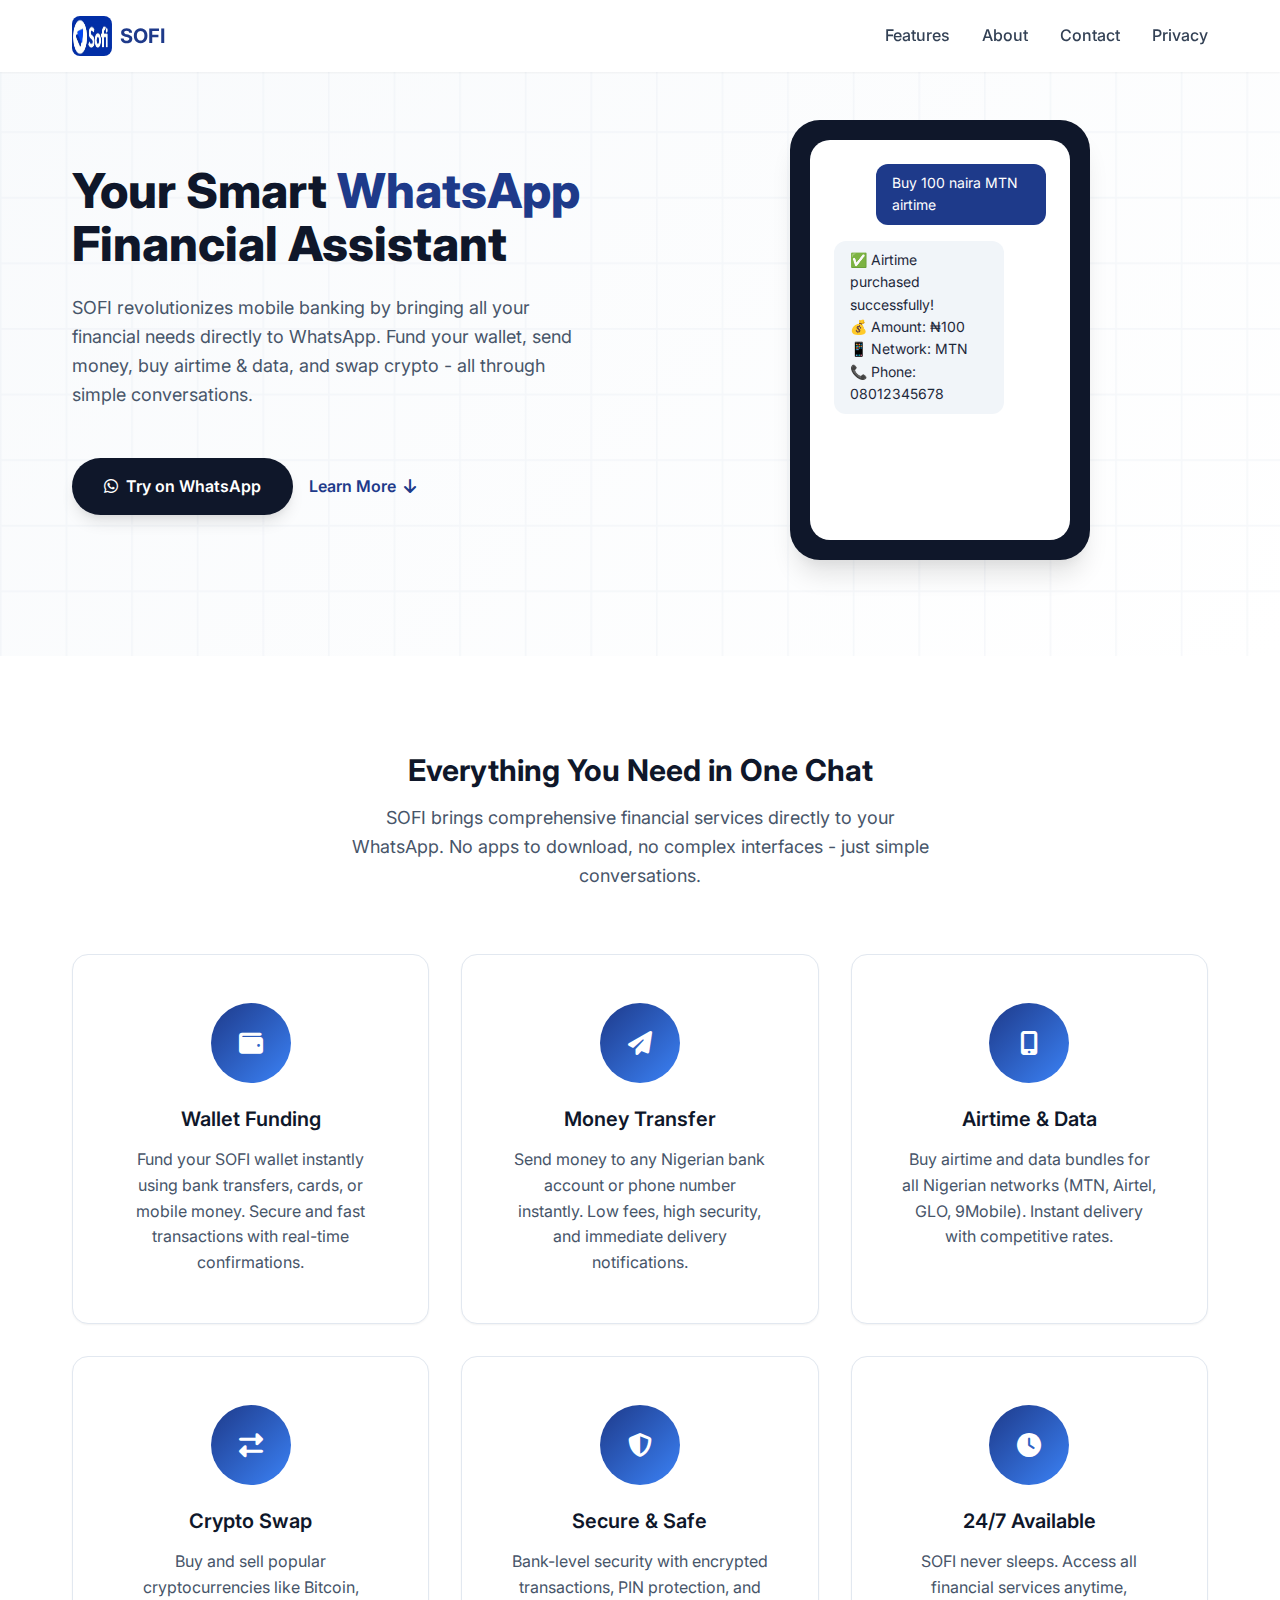
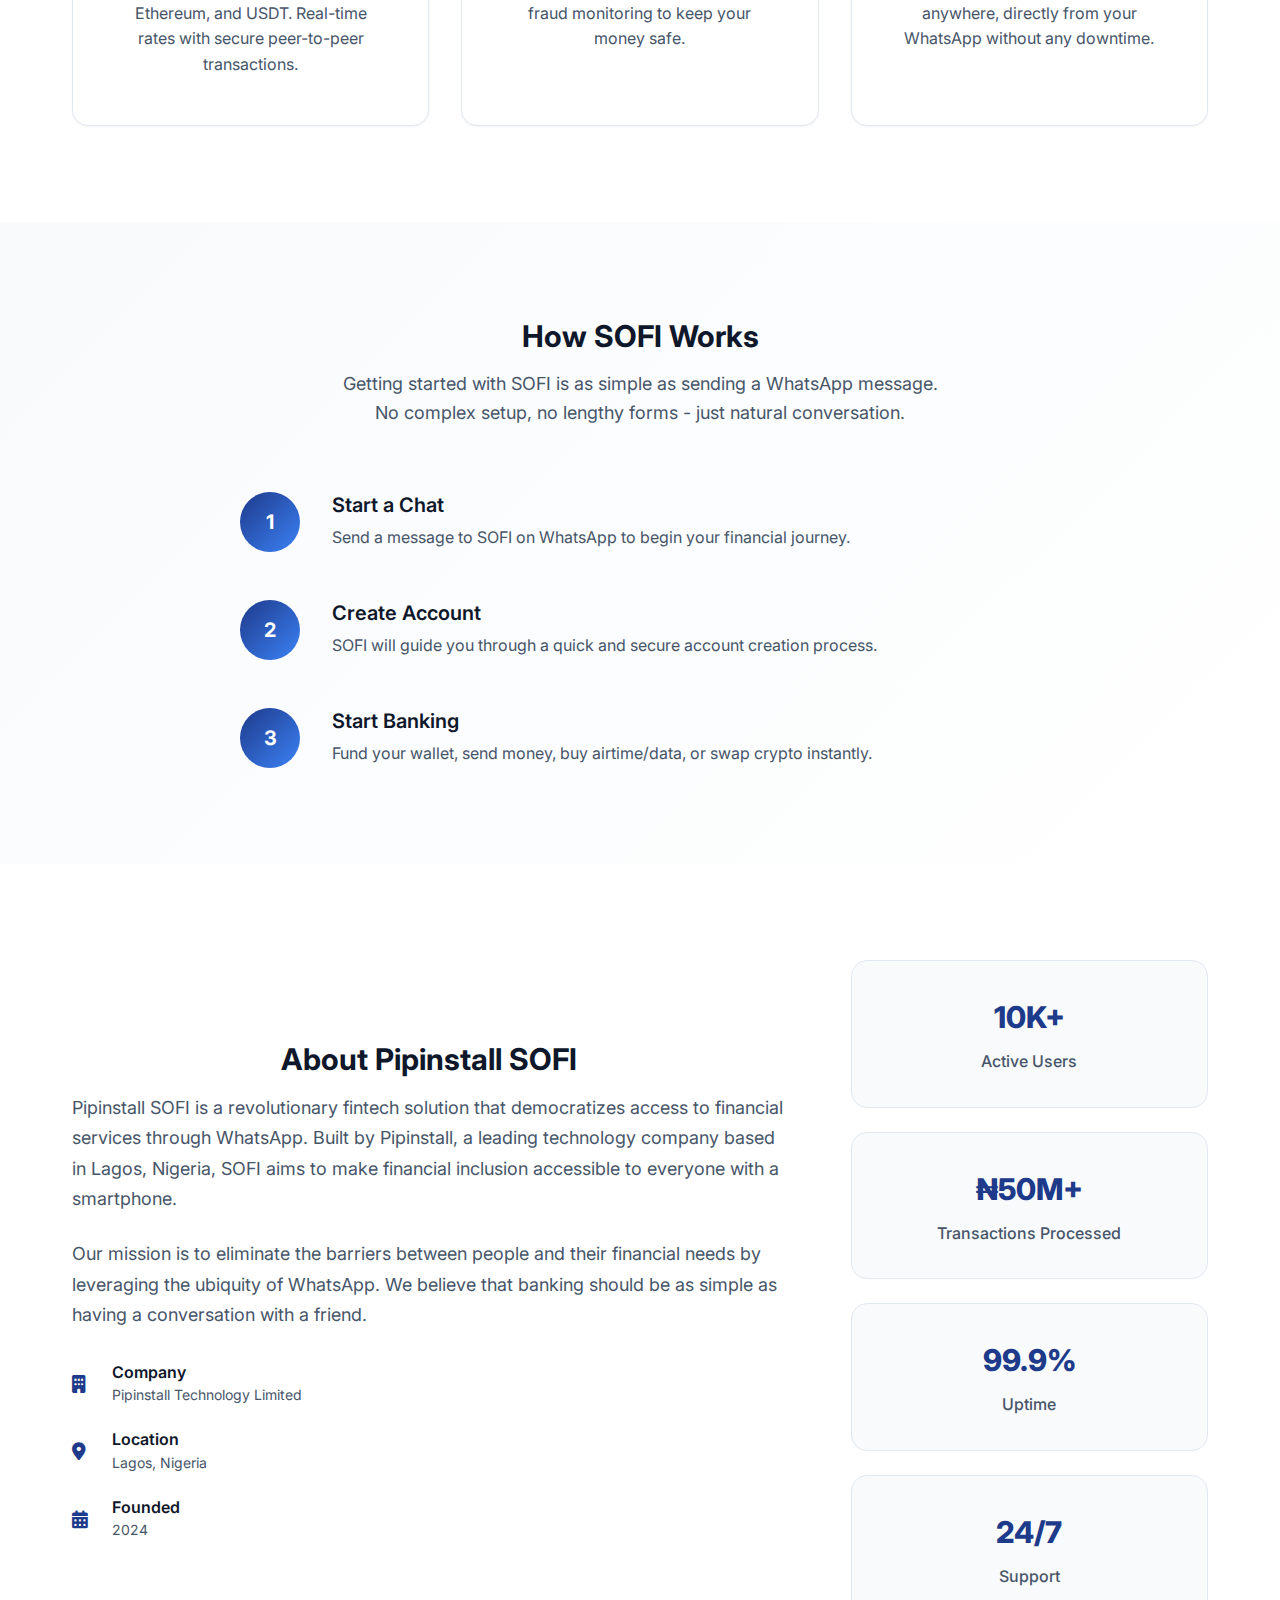
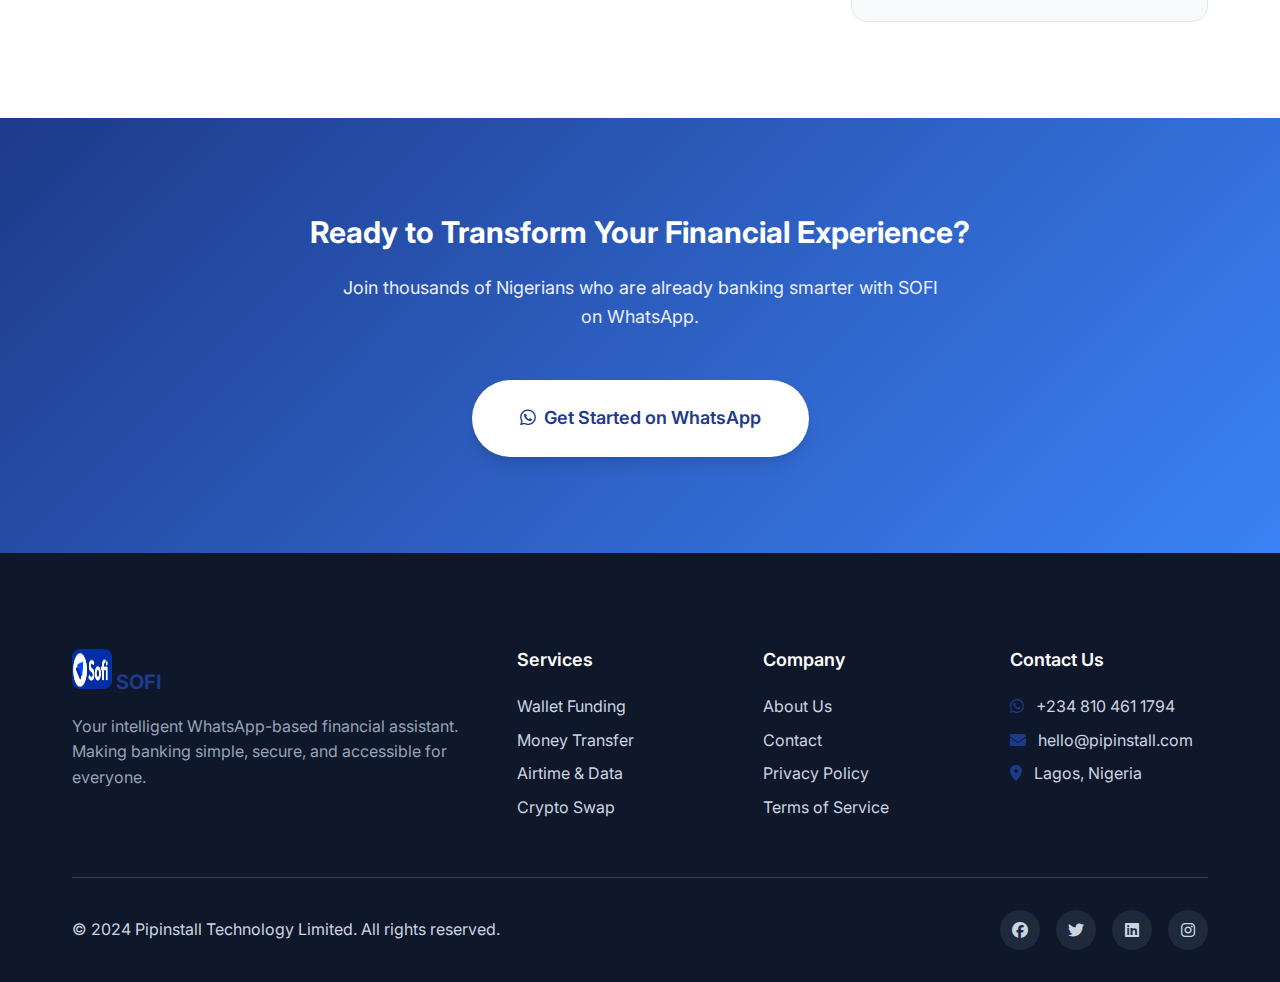
<file: index.html>
<!DOCTYPE html>
<html lang="en">
<head>
    <meta charset="UTF-8">
    <meta name="viewport" content="width=device-width, initial-scale=1.0">
    <title>SOFI - Your WhatsApp Financial Assistant</title>
    <meta name="description" content="SOFI is your intelligent WhatsApp-based financial assistant. Fund your wallet, send money, buy airtime & data, and swap crypto - all through WhatsApp.">
    <meta name="keywords" content="WhatsApp banking, financial assistant, mobile money, airtime, data, crypto swap, fintech Nigeria">
    
    <!-- Open Graph for social sharing -->
    <meta property="og:title" content="SOFI - Your WhatsApp Financial Assistant">
    <meta property="og:description" content="Fund your wallet, send money, buy airtime & data, and swap crypto - all through WhatsApp.">
    <meta property="og:type" content="website">
    <meta property="og:url" content="https://sofi.pipinstall.com">
    
    <!-- Favicon -->
        <!-- Favicon - Complete Package -->
    <link rel="apple-touch-icon" sizes="180x180" href="./assets/apple-touch-icon.png">
    <link rel="icon" type="image/png" sizes="32x32" href="./assets/favicon-32x32.png">
    <link rel="icon" type="image/png" sizes="16x16" href="./assets/favicon-16x16.png">
    <link rel="manifest" href="./assets/site.webmanifest">
    <link rel="shortcut icon" href="./assets/favicon.ico">
    
    <!-- CSS -->
    <link rel="stylesheet" href="./css/styles.css">
    
    <!-- Google Fonts -->
    <link href="https://fonts.googleapis.com/css2?family=Inter:wght@300;400;500;600;700&display=swap" rel="stylesheet">
    
    <!-- Font Awesome for icons -->
    <link rel="stylesheet" href="https://cdnjs.cloudflare.com/ajax/libs/font-awesome/6.4.0/css/all.min.css">
</head>
<body>
    <!-- Navigation -->
    <nav class="navbar">
        <div class="nav-container">
            <div class="nav-logo">
                <img src="./assets/sofi-logo.png" alt="SOFI Logo" class="logo-img">
                <span class="logo-text">SOFI</span>
            </div>
            <div class="nav-menu">
                <a href="#features" class="nav-link">Features</a>
                <a href="#about" class="nav-link">About</a>
                <a href="#contact" class="nav-link">Contact</a>
                <a href="#privacy" class="nav-link">Privacy</a>
            </div>
            <div class="nav-toggle">
                <span class="bar"></span>
                <span class="bar"></span>
                <span class="bar"></span>
            </div>
        </div>
    </nav>

    <!-- Hero Section -->
    <section class="hero">
        <div class="hero-container">
            <div class="hero-content">
                <h1 class="hero-title">
                    Your Smart <span class="text-blue">WhatsApp</span><br>
                    Financial Assistant
                </h1>
                <p class="hero-description">
                    SOFI revolutionizes mobile banking by bringing all your financial needs directly to WhatsApp. 
                    Fund your wallet, send money, buy airtime & data, and swap crypto - all through simple conversations.
                </p>
                <div class="hero-cta">
                    <a href="https://wa.me/2348056487759?text=Hi%20SOFI" class="cta-button" target="_blank">
                        <i class="fab fa-whatsapp"></i>
                        Try on WhatsApp
                    </a>
                    <a href="#features" class="cta-secondary">
                        Learn More
                        <i class="fas fa-arrow-down"></i>
                    </a>
                </div>
            </div>
            <div class="hero-visual">
                <div class="phone-mockup">
                    <div class="phone-screen">
                        <div class="chat-demo">
                            <div class="chat-message user">
                                <p>Buy 100 naira MTN airtime</p>
                            </div>
                            <div class="chat-message bot">
                                <p>✅ Airtime purchased successfully!<br>
                                💰 Amount: ₦100<br>
                                📱 Network: MTN<br>
                                📞 Phone: 08012345678</p>
                            </div>
                        </div>
                    </div>
                </div>
            </div>
        </div>
    </section>

    <!-- Features Section -->
    <section id="features" class="features">
        <div class="container">
            <div class="section-header">
                <h2 class="section-title">Everything You Need in One Chat</h2>
                <p class="section-description">
                    SOFI brings comprehensive financial services directly to your WhatsApp. 
                    No apps to download, no complex interfaces - just simple conversations.
                </p>
            </div>
            
            <div class="features-grid">
                <div class="feature-card">
                    <div class="feature-icon">
                        <i class="fas fa-wallet"></i>
                    </div>
                    <h3 class="feature-title">Wallet Funding</h3>
                    <p class="feature-description">
                        Fund your SOFI wallet instantly using bank transfers, cards, or mobile money. 
                        Secure and fast transactions with real-time confirmations.
                    </p>
                </div>

                <div class="feature-card">
                    <div class="feature-icon">
                        <i class="fas fa-paper-plane"></i>
                    </div>
                    <h3 class="feature-title">Money Transfer</h3>
                    <p class="feature-description">
                        Send money to any Nigerian bank account or phone number instantly. 
                        Low fees, high security, and immediate delivery notifications.
                    </p>
                </div>

                <div class="feature-card">
                    <div class="feature-icon">
                        <i class="fas fa-mobile-alt"></i>
                    </div>
                    <h3 class="feature-title">Airtime & Data</h3>
                    <p class="feature-description">
                        Buy airtime and data bundles for all Nigerian networks (MTN, Airtel, GLO, 9Mobile). 
                        Instant delivery with competitive rates.
                    </p>
                </div>

                <div class="feature-card">
                    <div class="feature-icon">
                        <i class="fas fa-exchange-alt"></i>
                    </div>
                    <h3 class="feature-title">Crypto Swap</h3>
                    <p class="feature-description">
                        Buy and sell popular cryptocurrencies like Bitcoin, Ethereum, and USDT. 
                        Real-time rates with secure peer-to-peer transactions.
                    </p>
                </div>

                <div class="feature-card">
                    <div class="feature-icon">
                        <i class="fas fa-shield-alt"></i>
                    </div>
                    <h3 class="feature-title">Secure & Safe</h3>
                    <p class="feature-description">
                        Bank-level security with encrypted transactions, PIN protection, 
                        and fraud monitoring to keep your money safe.
                    </p>
                </div>

                <div class="feature-card">
                    <div class="feature-icon">
                        <i class="fas fa-clock"></i>
                    </div>
                    <h3 class="feature-title">24/7 Available</h3>
                    <p class="feature-description">
                        SOFI never sleeps. Access all financial services anytime, anywhere, 
                        directly from your WhatsApp without any downtime.
                    </p>
                </div>
            </div>
        </div>
    </section>

    <!-- How It Works Section -->
    <section class="how-it-works">
        <div class="container">
            <div class="section-header">
                <h2 class="section-title">How SOFI Works</h2>
                <p class="section-description">
                    Getting started with SOFI is as simple as sending a WhatsApp message. 
                    No complex setup, no lengthy forms - just natural conversation.
                </p>
            </div>
            
            <div class="steps-container">
                <div class="step">
                    <div class="step-number">1</div>
                    <div class="step-content">
                        <h3>Start a Chat</h3>
                        <p>Send a message to SOFI on WhatsApp to begin your financial journey.</p>
                    </div>
                </div>
                
                <div class="step">
                    <div class="step-number">2</div>
                    <div class="step-content">
                        <h3>Create Account</h3>
                        <p>SOFI will guide you through a quick and secure account creation process.</p>
                    </div>
                </div>
                
                <div class="step">
                    <div class="step-number">3</div>
                    <div class="step-content">
                        <h3>Start Banking</h3>
                        <p>Fund your wallet, send money, buy airtime/data, or swap crypto instantly.</p>
                    </div>
                </div>
            </div>
        </div>
    </section>

    <!-- About Section -->
    <section id="about" class="about">
        <div class="container">
            <div class="about-content">
                <div class="about-text">
                    <h2 class="section-title">About Pipinstall SOFI</h2>
                    <p class="about-description">
                        Pipinstall SOFI is a revolutionary fintech solution that democratizes access to financial services 
                        through WhatsApp. Built by Pipinstall, a leading technology company based in Lagos, Nigeria, 
                        SOFI aims to make financial inclusion accessible to everyone with a smartphone.
                    </p>
                    <p class="about-description">
                        Our mission is to eliminate the barriers between people and their financial needs by leveraging 
                        the ubiquity of WhatsApp. We believe that banking should be as simple as having a conversation 
                        with a friend.
                    </p>
                    
                    <div class="company-info">
                        <div class="info-item">
                            <i class="fas fa-building"></i>
                            <div>
                                <h4>Company</h4>
                                <p>Pipinstall Technology Limited</p>
                            </div>
                        </div>
                        <div class="info-item">
                            <i class="fas fa-map-marker-alt"></i>
                            <div>
                                <h4>Location</h4>
                                <p>Lagos, Nigeria</p>
                            </div>
                        </div>
                        <div class="info-item">
                            <i class="fas fa-calendar-alt"></i>
                            <div>
                                <h4>Founded</h4>
                                <p>2024</p>
                            </div>
                        </div>
                    </div>
                </div>
                
                <div class="about-stats">
                    <div class="stat-card">
                        <div class="stat-number">10K+</div>
                        <div class="stat-label">Active Users</div>
                    </div>
                    <div class="stat-card">
                        <div class="stat-number">₦50M+</div>
                        <div class="stat-label">Transactions Processed</div>
                    </div>
                    <div class="stat-card">
                        <div class="stat-number">99.9%</div>
                        <div class="stat-label">Uptime</div>
                    </div>
                    <div class="stat-card">
                        <div class="stat-number">24/7</div>
                        <div class="stat-label">Support</div>
                    </div>
                </div>
            </div>
        </div>
    </section>

    <!-- CTA Section -->
    <section class="cta-section">
        <div class="container">
            <div class="cta-content">
                <h2>Ready to Transform Your Financial Experience?</h2>
                <p>Join thousands of Nigerians who are already banking smarter with SOFI on WhatsApp.</p>
                <a href="https://wa.me/2348056487759?text=Hi%20SOFI" class="cta-button large" target="_blank">
                    <i class="fab fa-whatsapp"></i>
                    Get Started on WhatsApp
                </a>
            </div>
        </div>
    </section>

    <!-- Footer -->
    <footer class="footer">
        <div class="container">
            <div class="footer-content">
                <div class="footer-section">
                    <div class="footer-logo">
                        <img src="./assets/sofi-logo.png" alt="SOFI Logo" class="logo-img">
                        <span class="logo-text">SOFI</span>
                    </div>
                    <p class="footer-description">
                        Your intelligent WhatsApp-based financial assistant. 
                        Making banking simple, secure, and accessible for everyone.
                    </p>
                </div>
                
                <div class="footer-section">
                    <h3>Services</h3>
                    <ul>
                        <li><a href="#features">Wallet Funding</a></li>
                        <li><a href="#features">Money Transfer</a></li>
                        <li><a href="#features">Airtime & Data</a></li>
                        <li><a href="#features">Crypto Swap</a></li>
                    </ul>
                </div>
                
                <div class="footer-section">
                    <h3>Company</h3>
                    <ul>
                        <li><a href="#about">About Us</a></li>
                        <li><a href="#contact">Contact</a></li>
                        <li><a href="./privacy.html">Privacy Policy</a></li>
                        <li><a href="./terms.html">Terms of Service</a></li>
                    </ul>
                </div>
                
                <div class="footer-section">
                    <h3 id="contact">Contact Us</h3>
                    <ul>
                        <li><i class="fab fa-whatsapp"></i> +234 810 461 1794</li>
                        <li><i class="fas fa-envelope"></i> hello@pipinstall.com</li>
                        <li><i class="fas fa-map-marker-alt"></i> Lagos, Nigeria</li>
                    </ul>
                </div>
            </div>
            
            <div class="footer-bottom">
                <p>&copy; 2024 Pipinstall Technology Limited. All rights reserved.</p>
                <div class="social-links">
                    <a href="#" aria-label="Facebook"><i class="fab fa-facebook"></i></a>
                    <a href="#" aria-label="Twitter"><i class="fab fa-twitter"></i></a>
                    <a href="#" aria-label="LinkedIn"><i class="fab fa-linkedin"></i></a>
                    <a href="#" aria-label="Instagram"><i class="fab fa-instagram"></i></a>
                </div>
            </div>
        </div>
    </footer>

    <!-- JavaScript -->
    <script src="./js/script.js"></script>
</body>
</html>
</file>
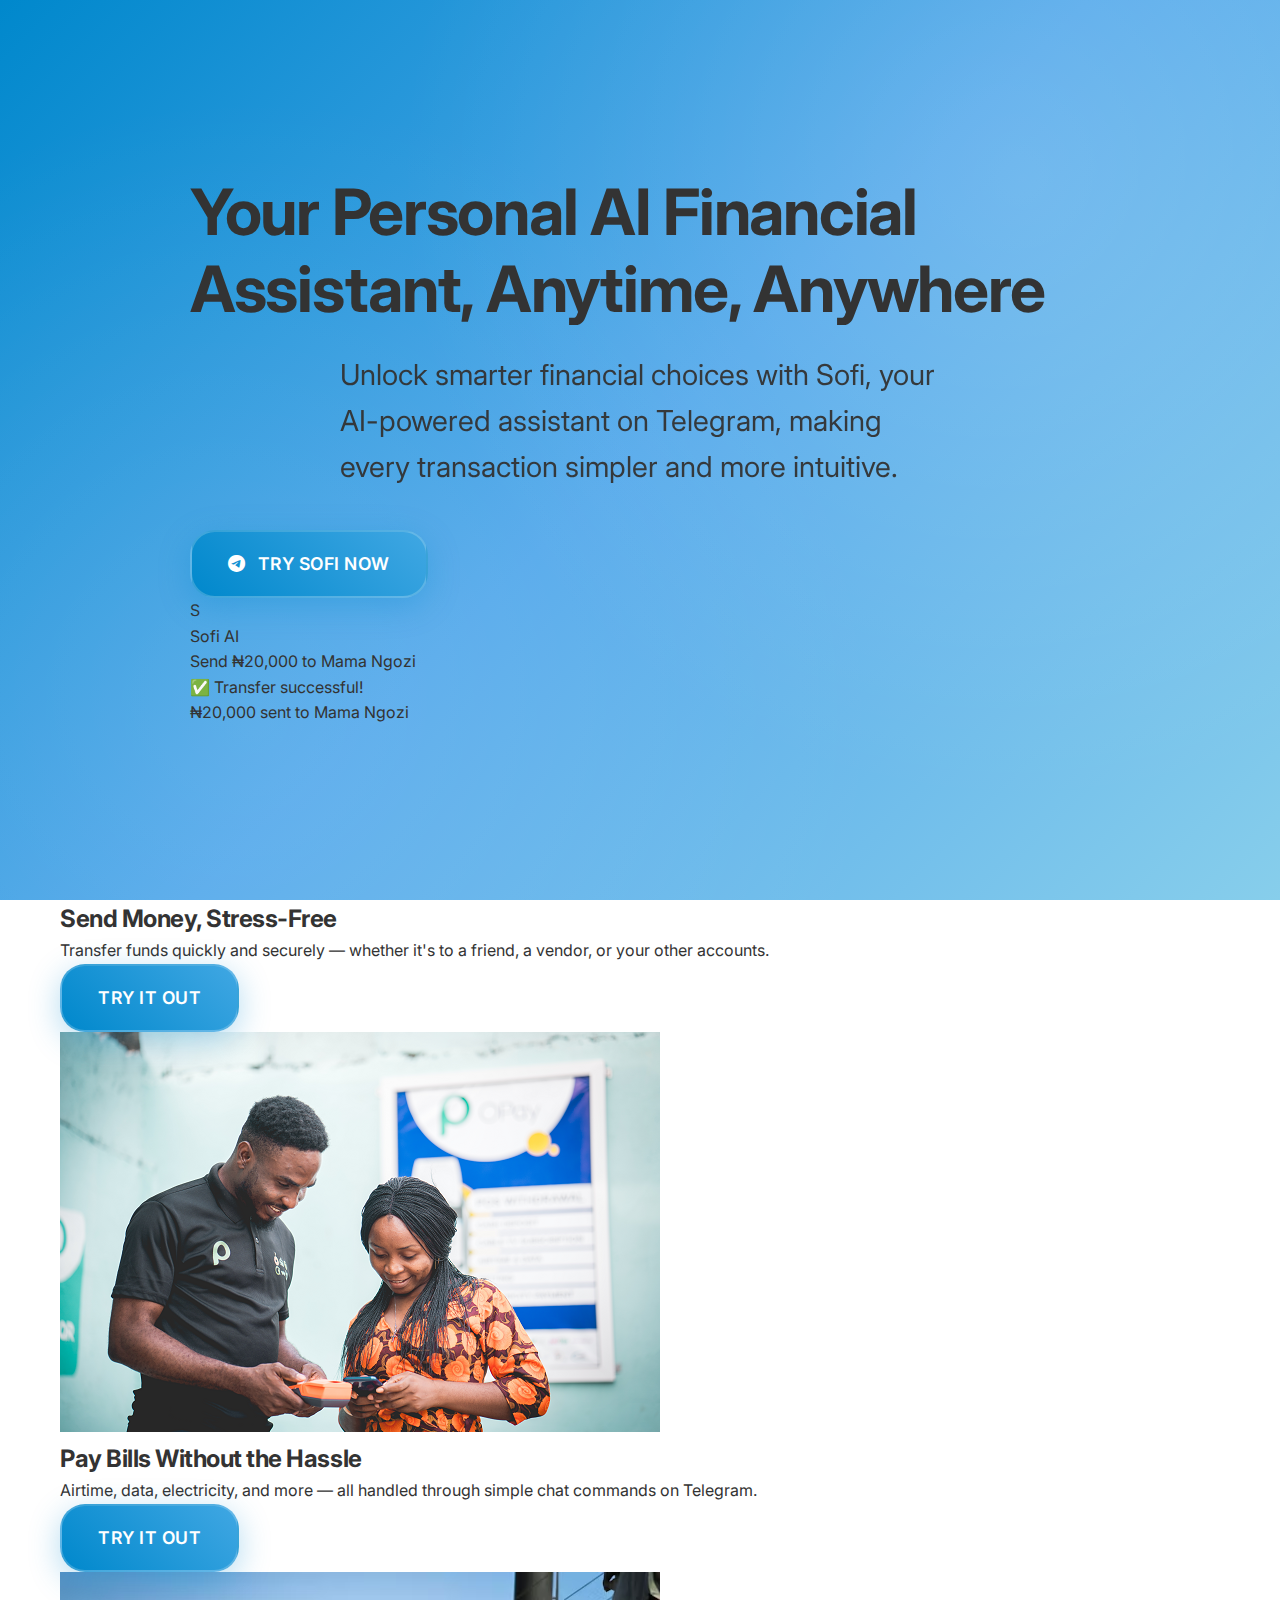
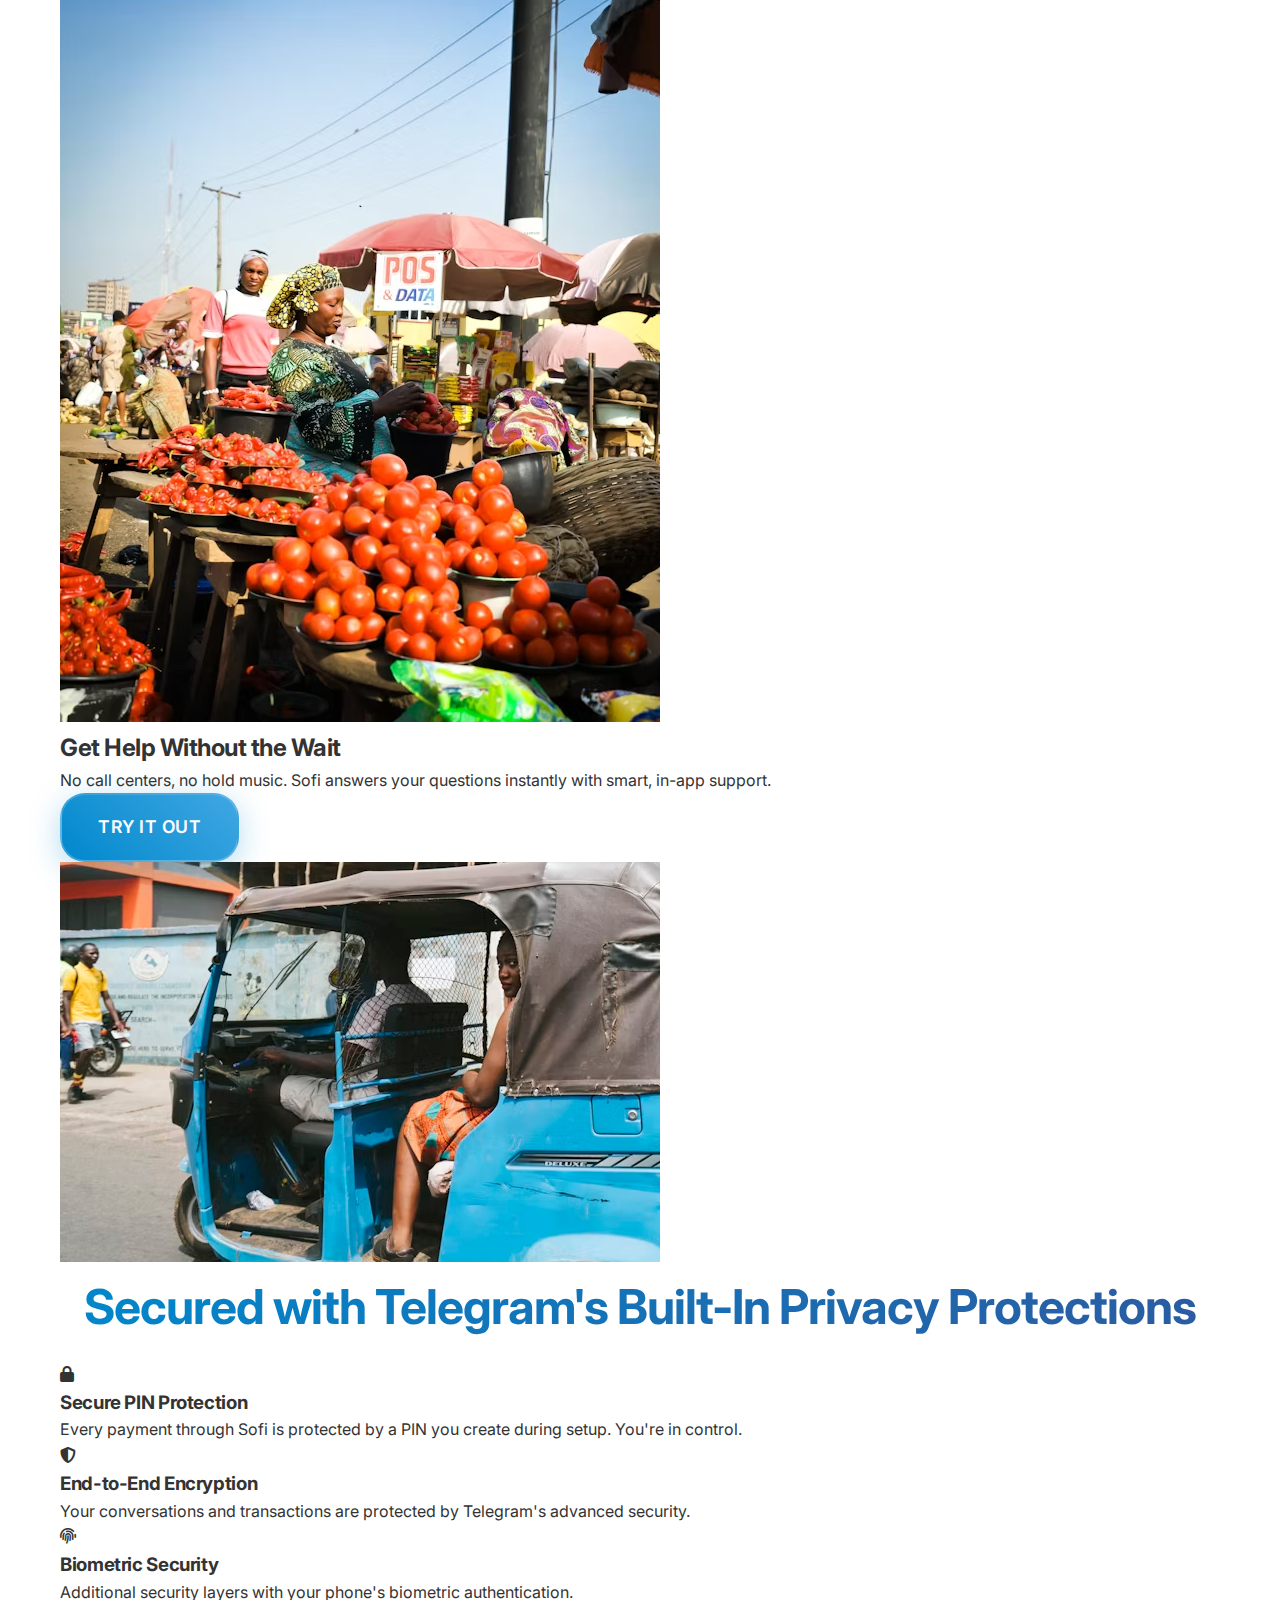
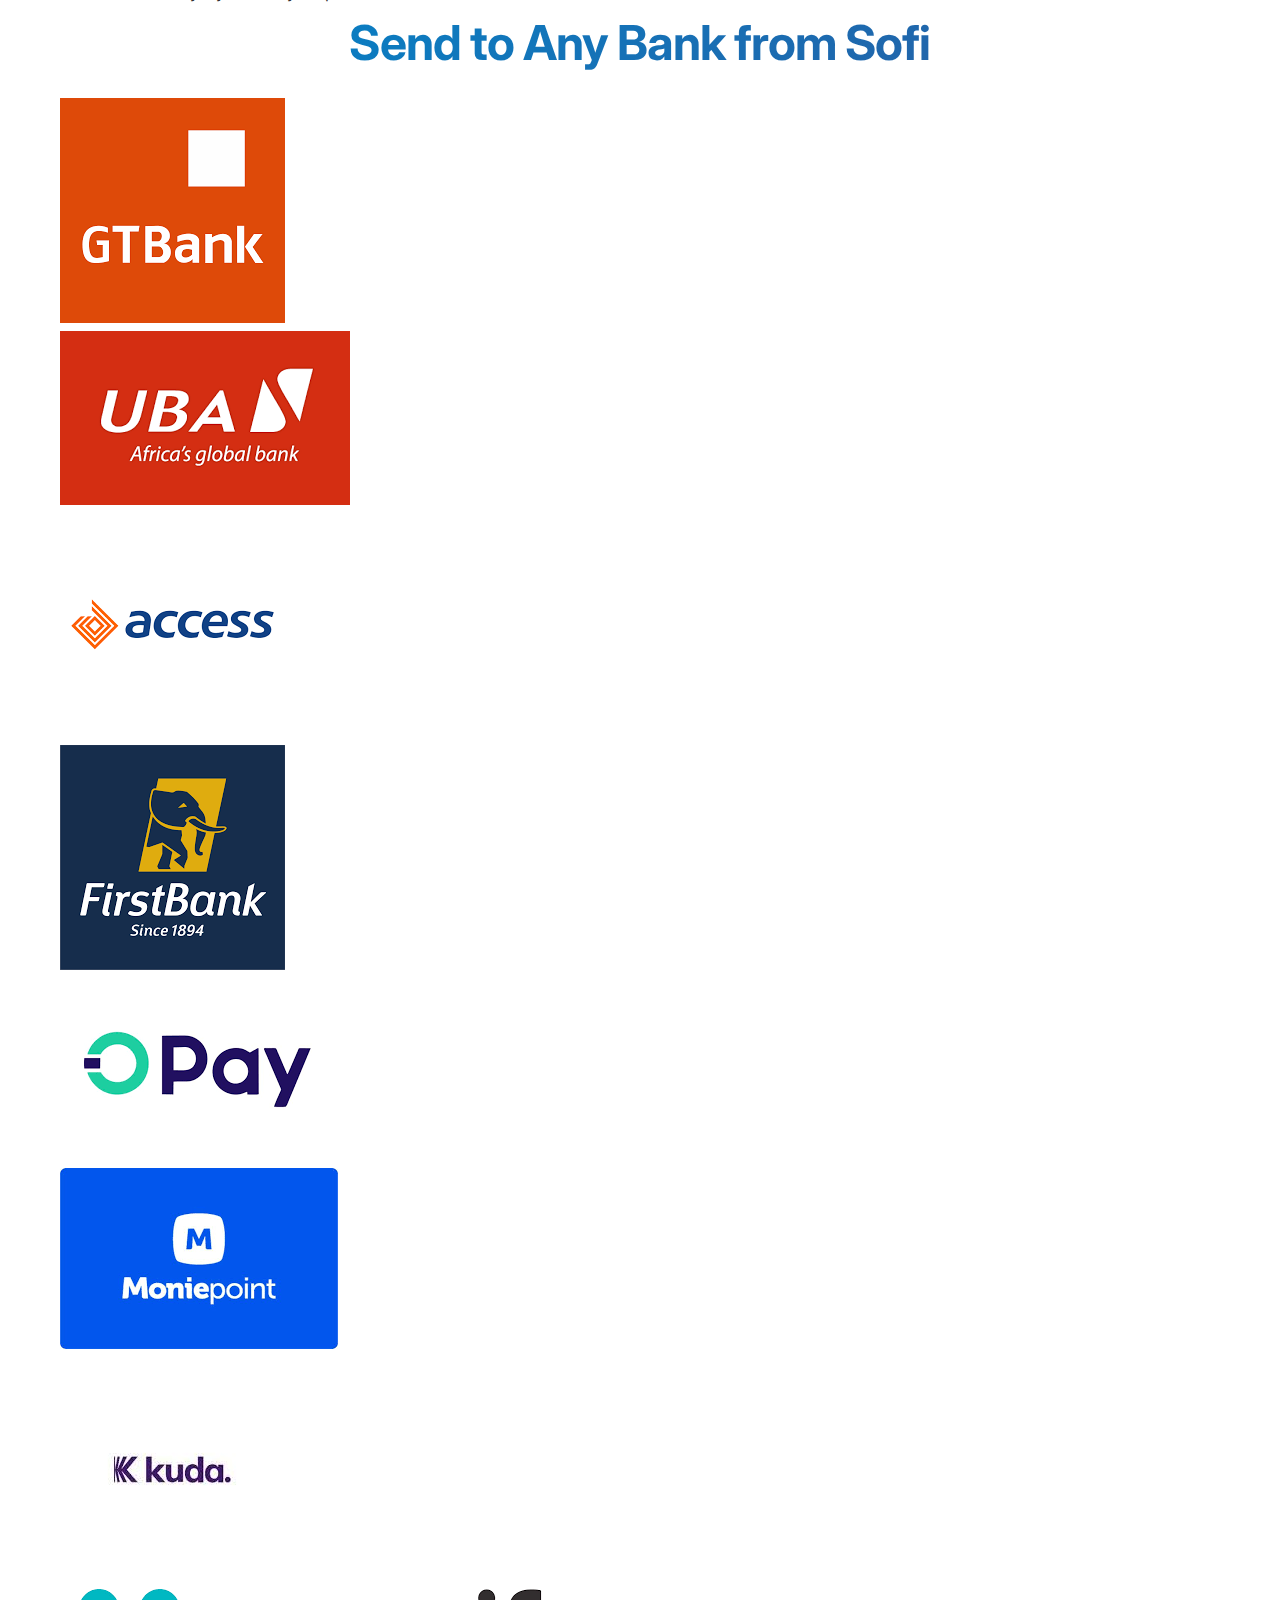
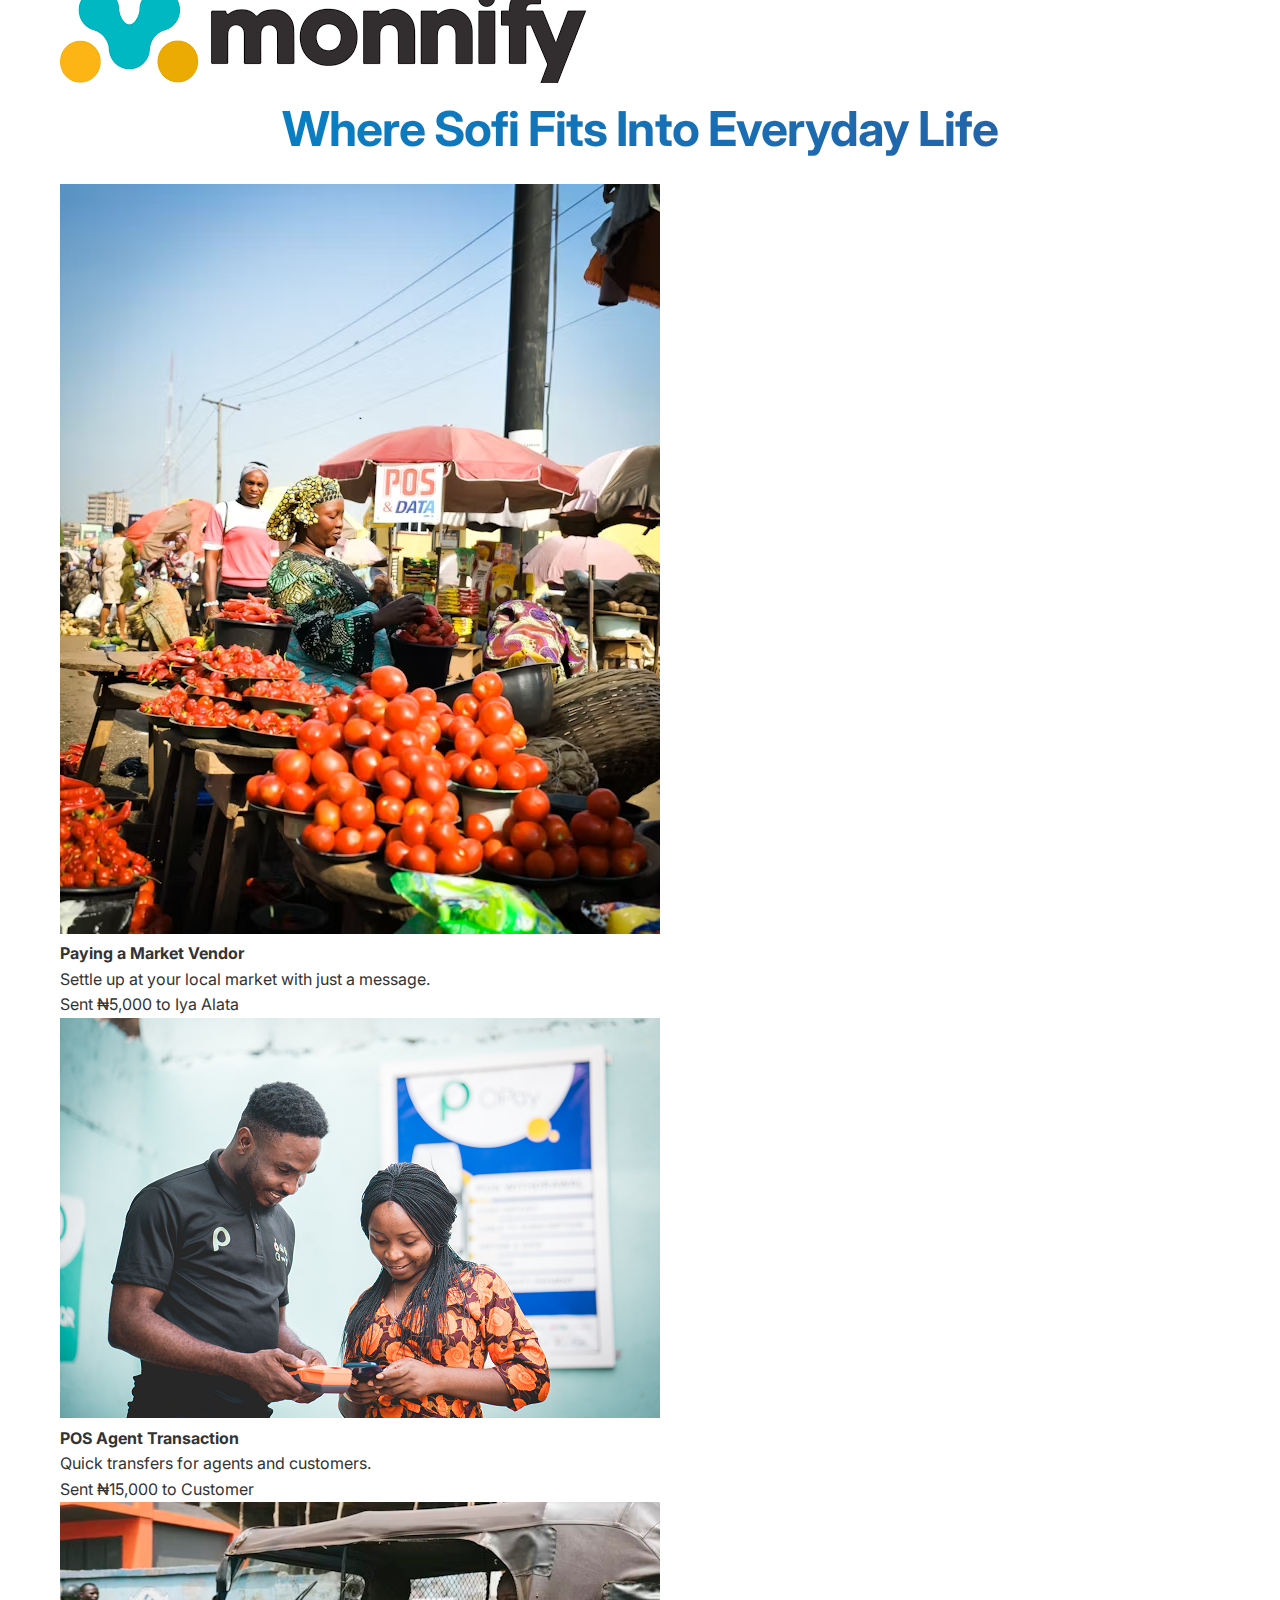
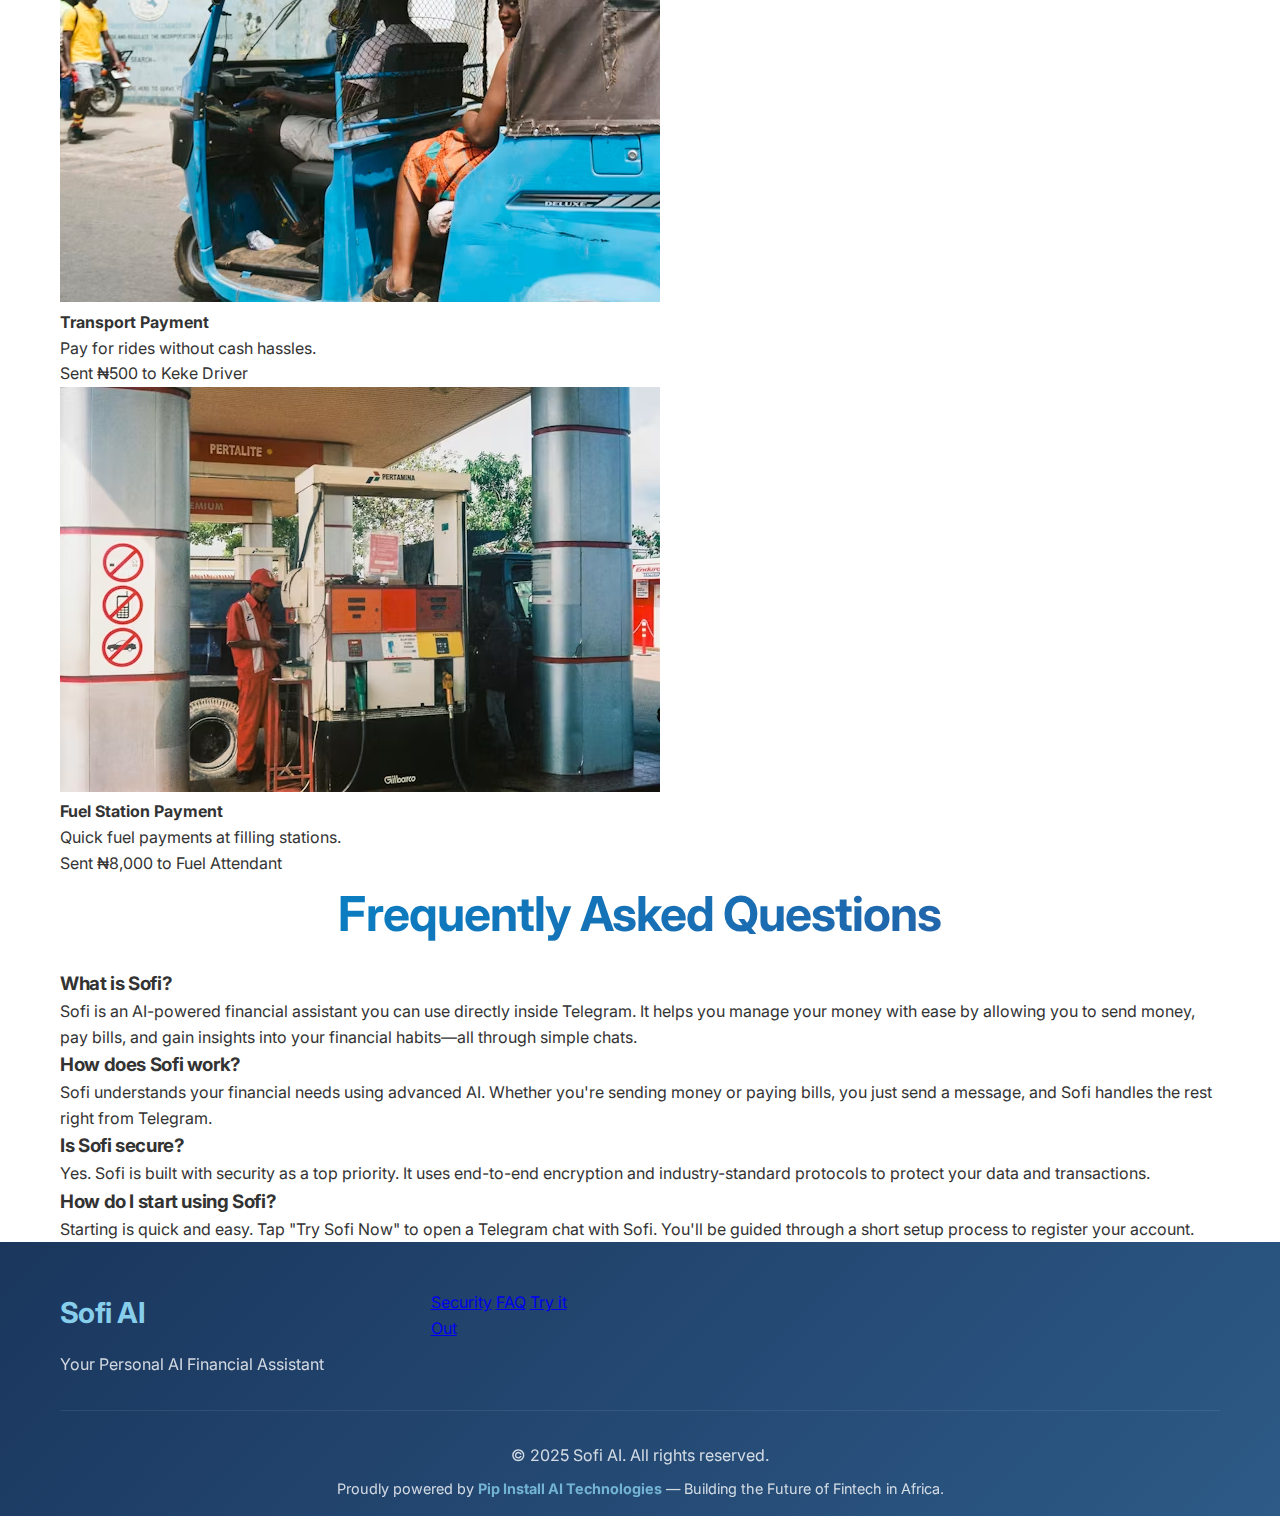
<file: index_new.html>
<!DOCTYPE html>
<html lang="en">
<head>
    <meta charset="UTF-8">
    <meta name="viewport" content="width=device-width, initial-scale=1.0">
    <title>Sofi AI - Your Personal AI Financial Assistant</title>
    <meta name="description" content="Your AI-powered financial assistant on Telegram. Send money, pay bills, and manage finances effortlessly.">
    <link rel="stylesheet" href="style.css">
    <link rel="preconnect" href="https://fonts.googleapis.com">
    <link rel="preconnect" href="https://fonts.gstatic.com" crossorigin>
    <link href="https://fonts.googleapis.com/css2?family=Inter:wght@300;400;500;600;700&display=swap" rel="stylesheet">
    <link rel="stylesheet" href="https://cdnjs.cloudflare.com/ajax/libs/font-awesome/6.4.0/css/all.min.css">
    <link rel="icon" type="image/x-icon" href="favicon.ico">
</head>
<body>
    <!-- Hero Section -->
    <section id="hero" class="hero">
        <div class="container">
            <div class="hero-grid">
                <div class="hero-text">
                    <h1 class="hero-title">Your Personal AI Financial Assistant, Anytime, Anywhere</h1>
                    <p class="hero-subtitle">Unlock smarter financial choices with Sofi, your AI-powered assistant on Telegram, making every transaction simpler and more intuitive.</p>
                    <a href="https://t.me/getsofi_bot" class="cta-button" target="_blank">
                        <i class="fab fa-telegram"></i>
                        Try Sofi Now
                    </a>
                </div>
                <div class="hero-image">
                    <div class="phone-mockup">
                        <div class="phone-frame">
                            <div class="phone-screen">
                                <div class="telegram-chat">
                                    <div class="chat-header">
                                        <div class="chat-avatar">S</div>
                                        <span>Sofi AI</span>
                                    </div>
                                    <div class="chat-message user">
                                        <div class="message-bubble user">
                                            Send ₦20,000 to Mama Ngozi
                                        </div>
                                    </div>
                                    <div class="chat-message bot">
                                        <div class="message-bubble bot">
                                            ✅ Transfer successful!<br>₦20,000 sent to Mama Ngozi
                                        </div>
                                    </div>
                                </div>
                            </div>
                        </div>
                    </div>
                </div>
            </div>
        </div>
    </section>

    <!-- Transfer Section -->
    <section id="transfer" class="feature-section">
        <div class="container">
            <div class="feature-grid">
                <div class="feature-content">
                    <h2 class="feature-title">Send Money, Stress-Free</h2>
                    <p class="feature-subtitle">Transfer funds quickly and securely — whether it's to a friend, a vendor, or your other accounts.</p>
                    <a href="https://t.me/getsofi_bot" class="cta-button secondary" target="_blank">
                        Try It Out
                    </a>
                </div>
                <div class="feature-image">
                    <img src="images/pos-agent.jpg" alt="Money Transfer" class="feature-img">
                </div>
            </div>
        </div>
    </section>

    <!-- Bills Section -->
    <section id="bills" class="feature-section alt">
        <div class="container">
            <div class="feature-grid reverse">
                <div class="feature-content">
                    <h2 class="feature-title">Pay Bills Without the Hassle</h2>
                    <p class="feature-subtitle">Airtime, data, electricity, and more — all handled through simple chat commands on Telegram.</p>
                    <a href="https://t.me/getsofi_bot" class="cta-button secondary" target="_blank">
                        Try It Out
                    </a>
                </div>
                <div class="feature-image">
                    <img src="images/market-woman.jpg" alt="Bill Payment" class="feature-img">
                </div>
            </div>
        </div>
    </section>

    <!-- Support Section -->
    <section id="support" class="feature-section">
        <div class="container">
            <div class="feature-grid">
                <div class="feature-content">
                    <h2 class="feature-title">Get Help Without the Wait</h2>
                    <p class="feature-subtitle">No call centers, no hold music. Sofi answers your questions instantly with smart, in-app support.</p>
                    <a href="https://t.me/getsofi_bot" class="cta-button secondary" target="_blank">
                        Try It Out
                    </a>
                </div>
                <div class="feature-image">
                    <img src="images/keke-rider.jpg" alt="Customer Support" class="feature-img">
                </div>
            </div>
        </div>
    </section>

    <!-- Security Section -->
    <section id="security" class="security-section">
        <div class="container">
            <h2 class="section-title">Secured with Telegram's Built-In Privacy Protections</h2>
            <div class="security-grid">
                <div class="security-item">
                    <div class="security-icon">
                        <i class="fas fa-lock"></i>
                    </div>
                    <h3>Secure PIN Protection</h3>
                    <p>Every payment through Sofi is protected by a PIN you create during setup. You're in control.</p>
                </div>
                <div class="security-item">
                    <div class="security-icon">
                        <i class="fas fa-shield-alt"></i>
                    </div>
                    <h3>End-to-End Encryption</h3>
                    <p>Your conversations and transactions are protected by Telegram's advanced security.</p>
                </div>
                <div class="security-item">
                    <div class="security-icon">
                        <i class="fas fa-fingerprint"></i>
                    </div>
                    <h3>Biometric Security</h3>
                    <p>Additional security layers with your phone's biometric authentication.</p>
                </div>
            </div>
        </div>
    </section>

    <!-- Trusted Banks Section -->
    <section id="trusted-by" class="trusted-section">
        <div class="container">
            <h2 class="section-title">Send to Any Bank from Sofi</h2>
            <div class="bank-logos-small">
                <div class="bank-logo-small">
                    <img src="images/bank-logos/gtbank-logo.png" alt="GTBank">
                </div>
                <div class="bank-logo-small">
                    <img src="images/bank-logos/uba-logo.png" alt="UBA">
                </div>
                <div class="bank-logo-small">
                    <img src="images/bank-logos/access-logo.png" alt="Access Bank">
                </div>
                <div class="bank-logo-small">
                    <img src="images/bank-logos/firstbank-logo.png" alt="First Bank">
                </div>
                <div class="bank-logo-small">
                    <img src="images/bank-logos/opay-logo.png" alt="Opay">
                </div>
                <div class="bank-logo-small">
                    <img src="images/bank-logos/moniepoint-logo.png" alt="Moniepoint">
                </div>
                <div class="bank-logo-small">
                    <img src="images/bank-logos/kuda-logo.png" alt="Kuda">
                </div>
                <div class="bank-logo-small">
                    <img src="images/bank-logos/monnify-logo.png" alt="Monnify">
                </div>
            </div>
        </div>
    </section>

    <!-- Use Cases Section -->
    <section id="use-cases" class="use-cases-section">
        <div class="container">
            <h2 class="section-title">Where Sofi Fits Into Everyday Life</h2>
            <div class="use-cases-grid">
                <div class="use-case">
                    <img src="images/market-woman.jpg" alt="Market Vendor" class="use-case-img">
                    <div class="use-case-content">
                        <h4>Paying a Market Vendor</h4>
                        <p>Settle up at your local market with just a message.</p>
                        <div class="transaction">
                            <span class="amount">Sent ₦5,000</span>
                            <span class="recipient">to Iya Alata</span>
                        </div>
                    </div>
                </div>
                <div class="use-case">
                    <img src="images/pos-agent.jpg" alt="POS Agent" class="use-case-img">
                    <div class="use-case-content">
                        <h4>POS Agent Transaction</h4>
                        <p>Quick transfers for agents and customers.</p>
                        <div class="transaction">
                            <span class="amount">Sent ₦15,000</span>
                            <span class="recipient">to Customer</span>
                        </div>
                    </div>
                </div>
                <div class="use-case">
                    <img src="images/keke-rider.jpg" alt="Transport" class="use-case-img">
                    <div class="use-case-content">
                        <h4>Transport Payment</h4>
                        <p>Pay for rides without cash hassles.</p>
                        <div class="transaction">
                            <span class="amount">Sent ₦500</span>
                            <span class="recipient">to Keke Driver</span>
                        </div>
                    </div>
                </div>
                <div class="use-case">
                    <img src="images/filling-station.jpg" alt="Fuel Payment" class="use-case-img">
                    <div class="use-case-content">
                        <h4>Fuel Station Payment</h4>
                        <p>Quick fuel payments at filling stations.</p>
                        <div class="transaction">
                            <span class="amount">Sent ₦8,000</span>
                            <span class="recipient">to Fuel Attendant</span>
                        </div>
                    </div>
                </div>
            </div>
        </div>
    </section>

    <!-- FAQ Section -->
    <section id="faq" class="faq-section">
        <div class="container">
            <h2 class="section-title">Frequently Asked Questions</h2>
            <div class="faq-grid">
                <div class="faq-item">
                    <h3>What is Sofi?</h3>
                    <p>Sofi is an AI-powered financial assistant you can use directly inside Telegram. It helps you manage your money with ease by allowing you to send money, pay bills, and gain insights into your financial habits—all through simple chats.</p>
                </div>
                <div class="faq-item">
                    <h3>How does Sofi work?</h3>
                    <p>Sofi understands your financial needs using advanced AI. Whether you're sending money or paying bills, you just send a message, and Sofi handles the rest right from Telegram.</p>
                </div>
                <div class="faq-item">
                    <h3>Is Sofi secure?</h3>
                    <p>Yes. Sofi is built with security as a top priority. It uses end-to-end encryption and industry-standard protocols to protect your data and transactions.</p>
                </div>
                <div class="faq-item">
                    <h3>How do I start using Sofi?</h3>
                    <p>Starting is quick and easy. Tap "Try Sofi Now" to open a Telegram chat with Sofi. You'll be guided through a short setup process to register your account.</p>
                </div>
            </div>
        </div>
    </section>

    <!-- Footer -->
    <footer class="footer">
        <div class="container">
            <div class="footer-content">
                <div class="footer-brand">
                    <h3>Sofi AI</h3>
                    <p>Your Personal AI Financial Assistant</p>
                </div>
                <div class="footer-links">
                    <a href="#security">Security</a>
                    <a href="#faq">FAQ</a>
                    <a href="https://t.me/getsofi_bot" target="_blank">Try it Out</a>
                </div>
            </div>
            <div class="footer-bottom">
                <p>&copy; 2025 Sofi AI. All rights reserved.</p>
                <p class="powered-by">Proudly powered by <strong>Pip Install AI Technologies</strong> — Building the Future of Fintech in Africa.</p>
            </div>
        </div>
    </footer>

    <script src="script.js"></script>
</body>
</html>
</file>
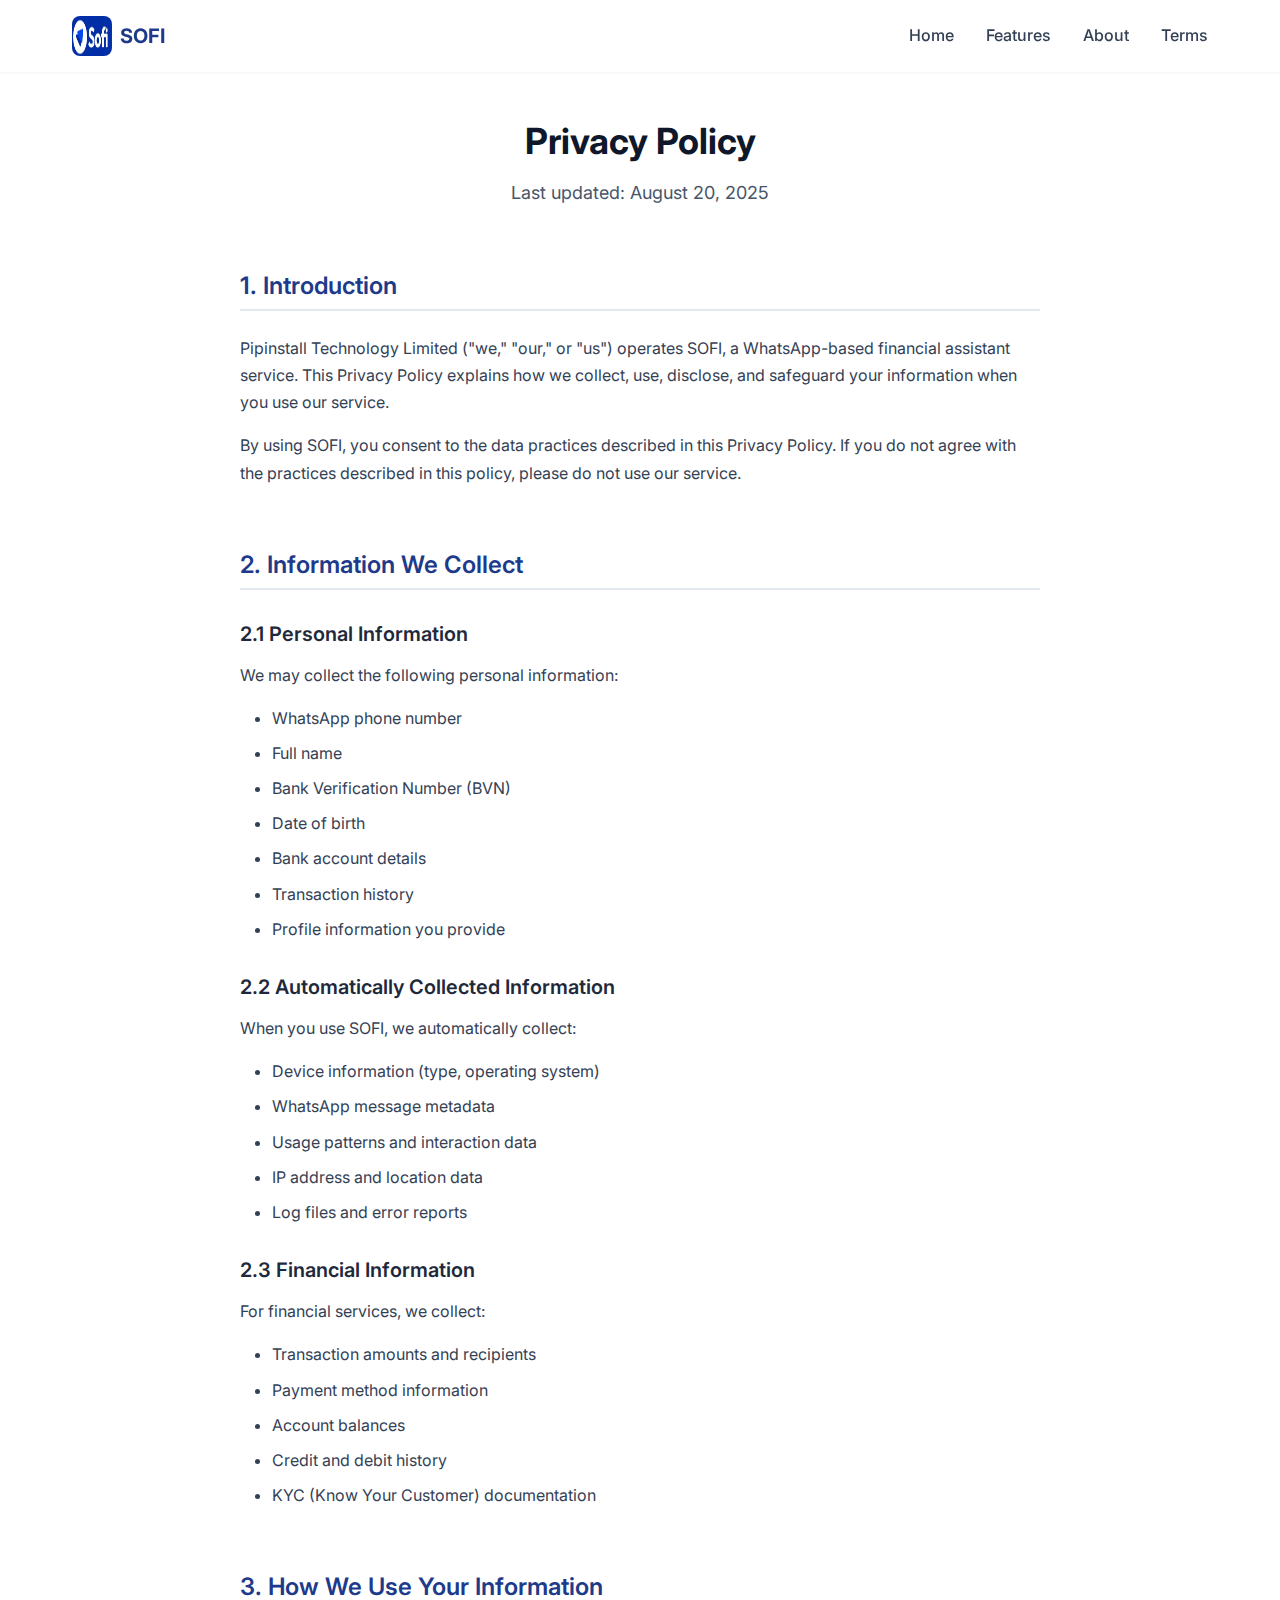
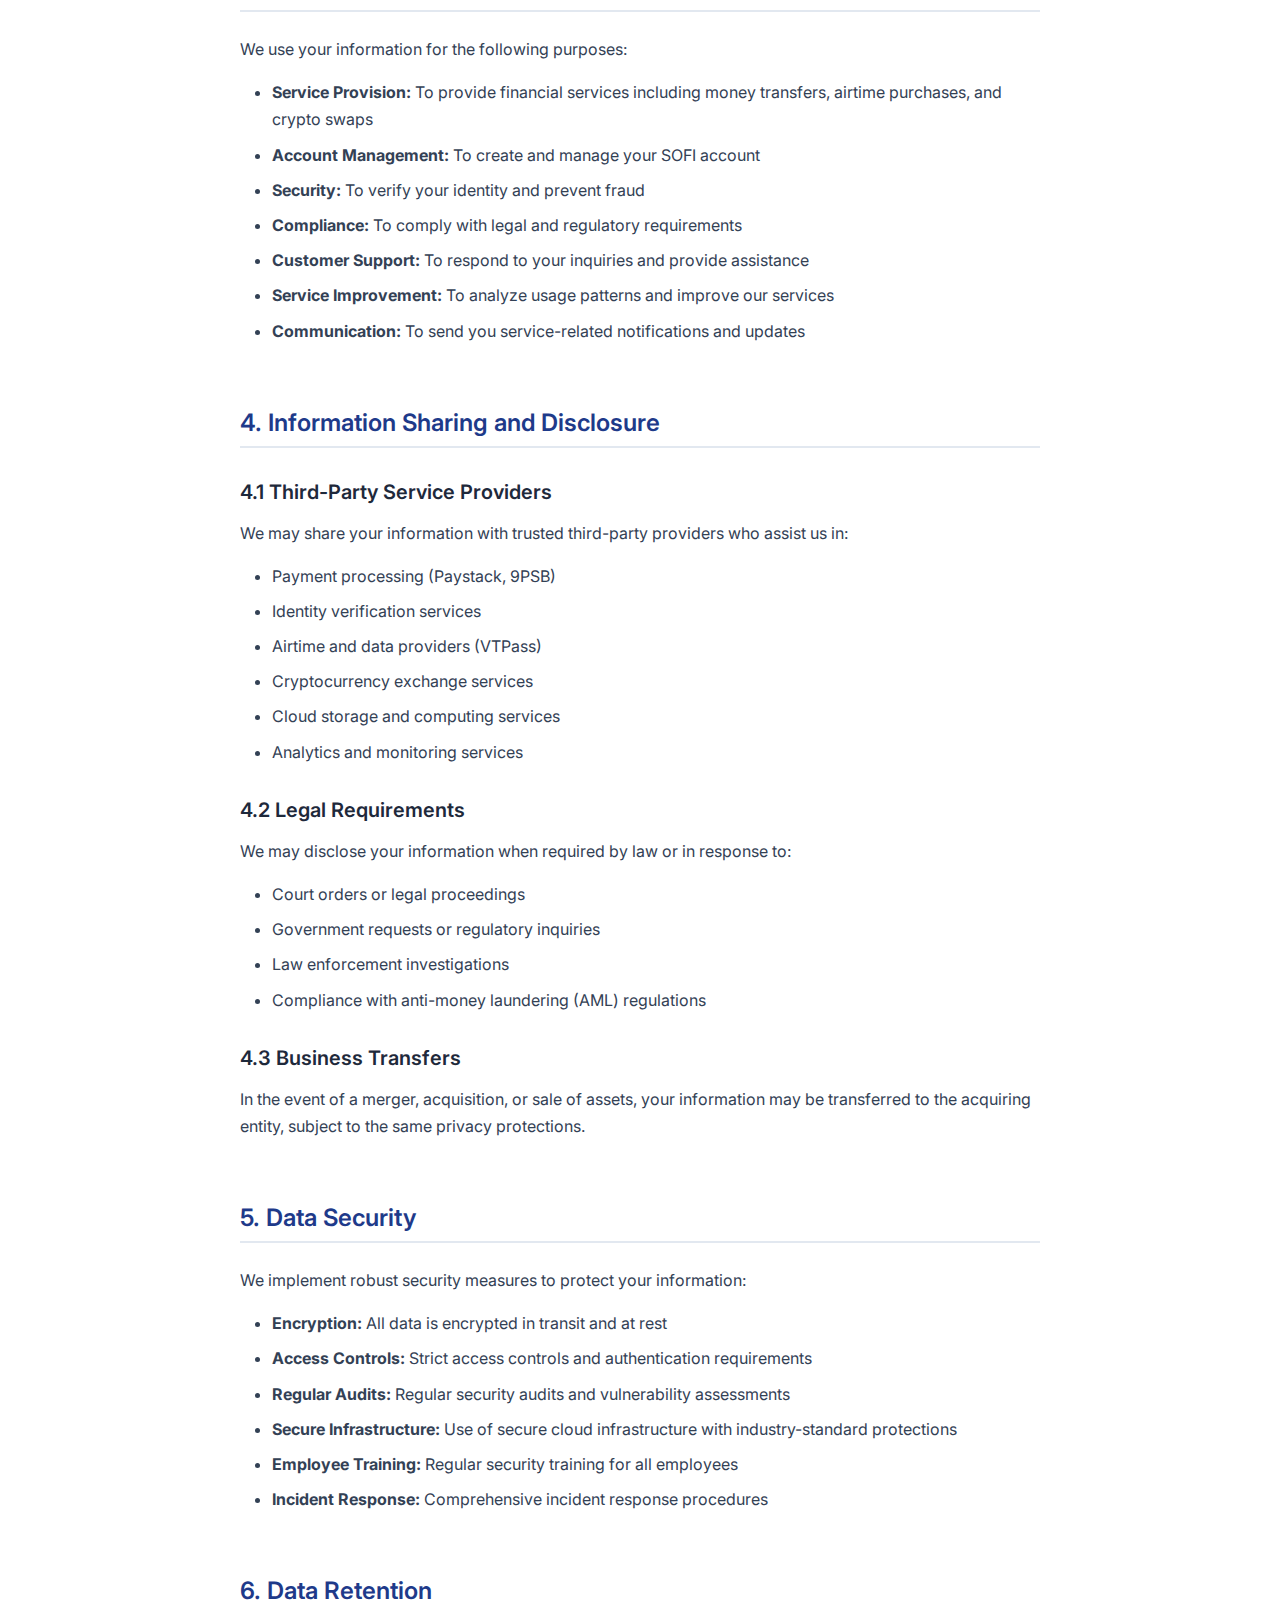
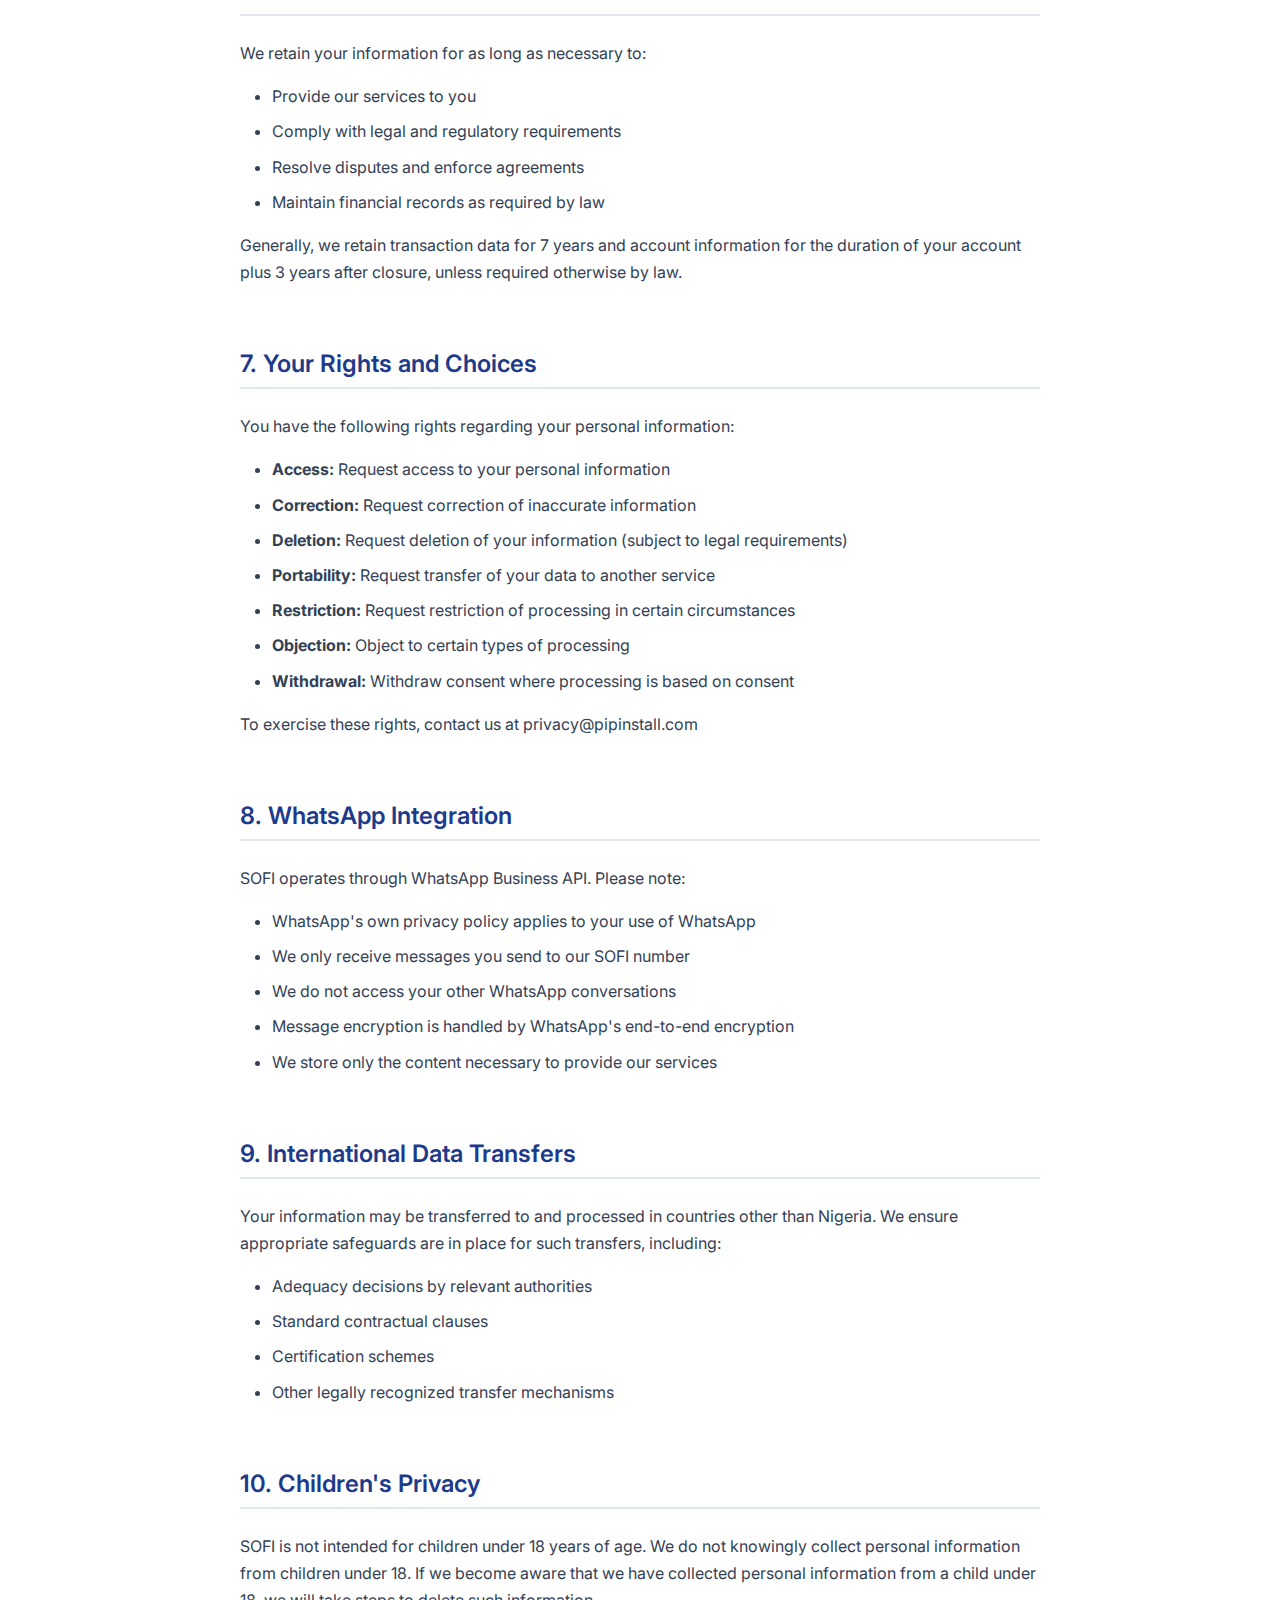
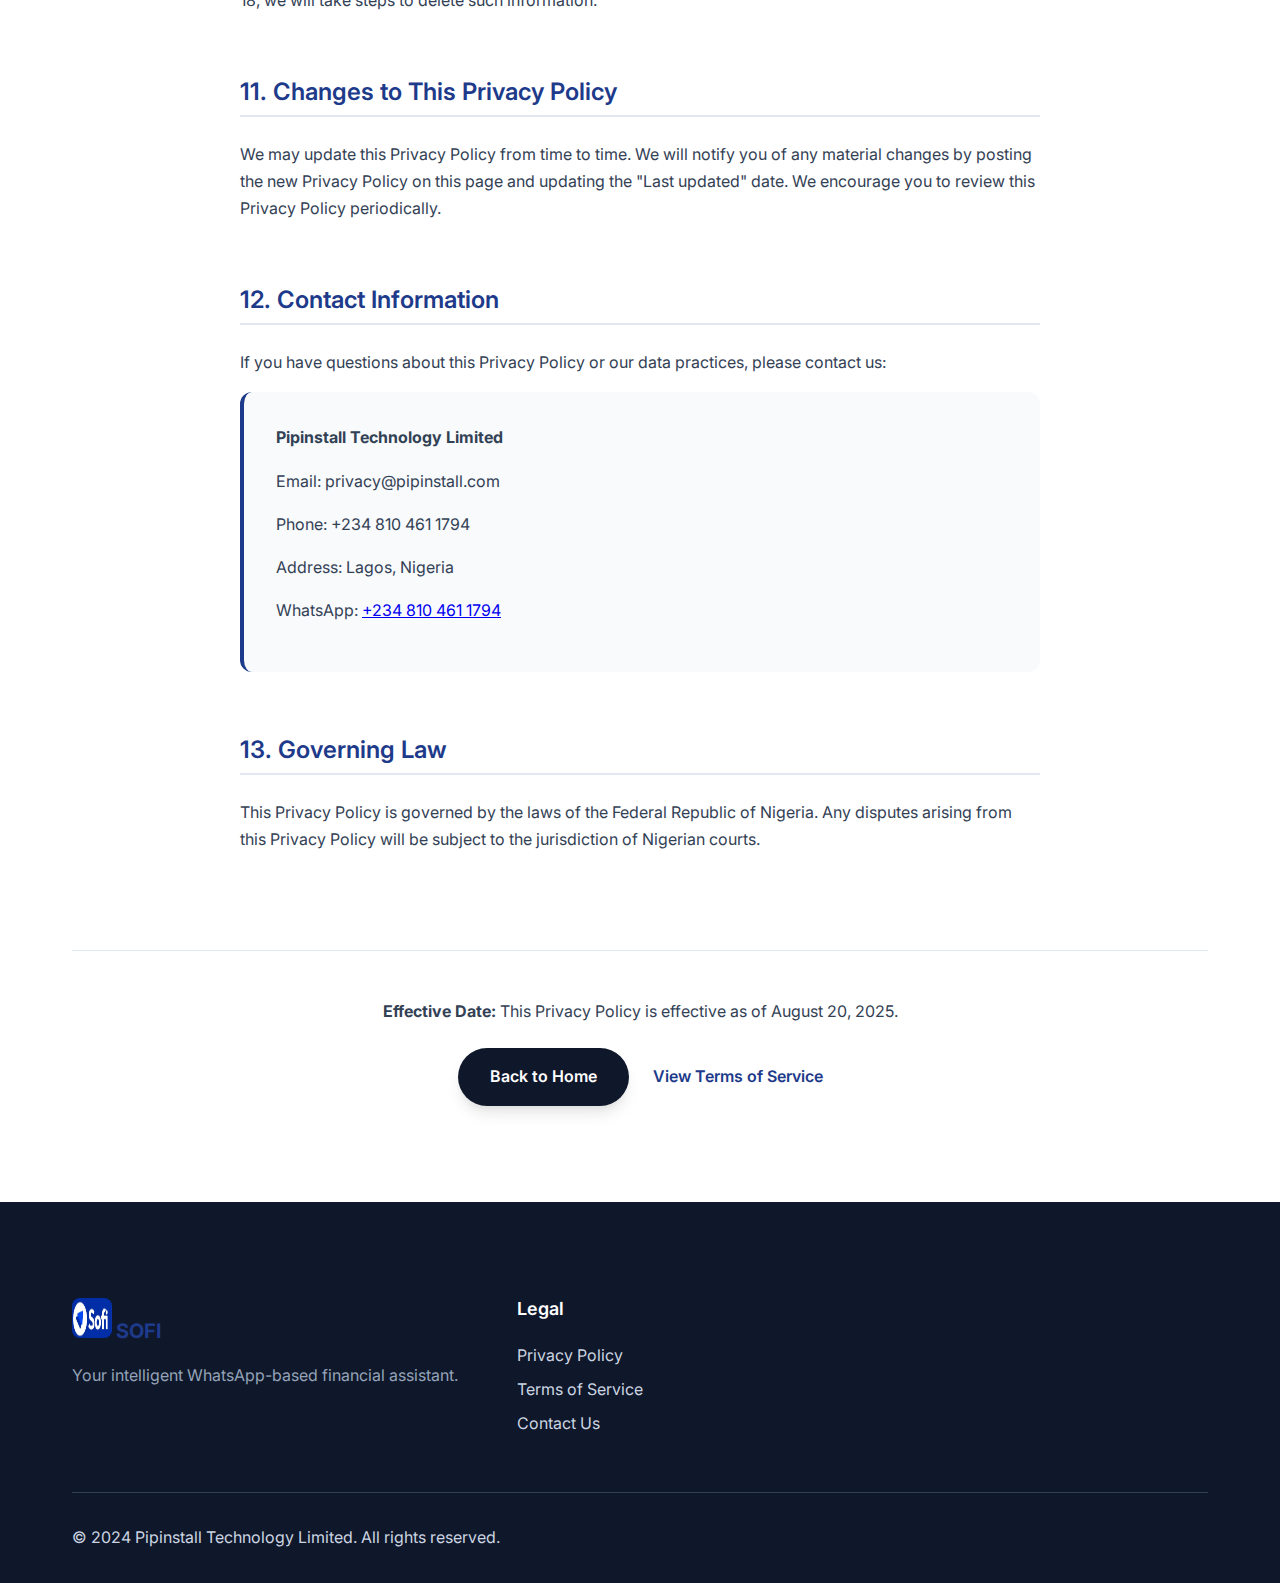
<file: privacy.html>
<!DOCTYPE html>
<html lang="en">
<head>
    <meta charset="UTF-8">
    <meta name="viewport" content="width=device-width, initial-scale=1.0">
    <title>Privacy Policy - SOFI</title>
    <meta name="description" content="Privacy Policy for SOFI - Your WhatsApp Financial Assistant">
    
    <!-- Favicon - Complete Package -->
    <link rel="apple-touch-icon" sizes="180x180" href="./assets/apple-touch-icon.png">
    <link rel="icon" type="image/png" sizes="32x32" href="./assets/favicon-32x32.png">
    <link rel="icon" type="image/png" sizes="16x16" href="./assets/favicon-16x16.png">
    <link rel="manifest" href="./assets/site.webmanifest">
    <link rel="shortcut icon" href="./assets/favicon.ico">
    
    <!-- CSS -->
    <link rel="stylesheet" href="./css/styles.css">
    
    <!-- Google Fonts -->
    <link href="https://fonts.googleapis.com/css2?family=Inter:wght@300;400;500;600;700&display=swap" rel="stylesheet">
    
    <!-- Font Awesome for icons -->
    <link rel="stylesheet" href="https://cdnjs.cloudflare.com/ajax/libs/font-awesome/6.4.0/css/all.min.css">
</head>
<body>
    <!-- Navigation -->
    <nav class="navbar">
        <div class="nav-container">
            <div class="nav-logo">
                <img src="./assets/sofi-logo.png" alt="SOFI Logo" class="logo-img">
                <span class="logo-text">SOFI</span>
            </div>
            <div class="nav-menu">
                <a href="./index.html" class="nav-link">Home</a>
                <a href="./index.html#features" class="nav-link">Features</a>
                <a href="./index.html#about" class="nav-link">About</a>
                <a href="./terms.html" class="nav-link">Terms</a>
            </div>
            <div class="nav-toggle">
                <span class="bar"></span>
                <span class="bar"></span>
                <span class="bar"></span>
            </div>
        </div>
    </nav>

    <!-- Privacy Policy Content -->
    <section class="legal-content">
        <div class="container">
            <div class="legal-header">
                <h1>Privacy Policy</h1>
                <p class="last-updated">Last updated: August 20, 2025</p>
            </div>

            <div class="legal-body">
                <div class="legal-section">
                    <h2>1. Introduction</h2>
                    <p>
                        Pipinstall Technology Limited ("we," "our," or "us") operates SOFI, a WhatsApp-based financial assistant service. 
                        This Privacy Policy explains how we collect, use, disclose, and safeguard your information when you use our service.
                    </p>
                    <p>
                        By using SOFI, you consent to the data practices described in this Privacy Policy. If you do not agree with 
                        the practices described in this policy, please do not use our service.
                    </p>
                </div>

                <div class="legal-section">
                    <h2>2. Information We Collect</h2>
                    
                    <h3>2.1 Personal Information</h3>
                    <p>We may collect the following personal information:</p>
                    <ul>
                        <li>WhatsApp phone number</li>
                        <li>Full name</li>
                        <li>Bank Verification Number (BVN)</li>
                        <li>Date of birth</li>
                        <li>Bank account details</li>
                        <li>Transaction history</li>
                        <li>Profile information you provide</li>
                    </ul>

                    <h3>2.2 Automatically Collected Information</h3>
                    <p>When you use SOFI, we automatically collect:</p>
                    <ul>
                        <li>Device information (type, operating system)</li>
                        <li>WhatsApp message metadata</li>
                        <li>Usage patterns and interaction data</li>
                        <li>IP address and location data</li>
                        <li>Log files and error reports</li>
                    </ul>

                    <h3>2.3 Financial Information</h3>
                    <p>For financial services, we collect:</p>
                    <ul>
                        <li>Transaction amounts and recipients</li>
                        <li>Payment method information</li>
                        <li>Account balances</li>
                        <li>Credit and debit history</li>
                        <li>KYC (Know Your Customer) documentation</li>
                    </ul>
                </div>

                <div class="legal-section">
                    <h2>3. How We Use Your Information</h2>
                    <p>We use your information for the following purposes:</p>
                    <ul>
                        <li><strong>Service Provision:</strong> To provide financial services including money transfers, airtime purchases, and crypto swaps</li>
                        <li><strong>Account Management:</strong> To create and manage your SOFI account</li>
                        <li><strong>Security:</strong> To verify your identity and prevent fraud</li>
                        <li><strong>Compliance:</strong> To comply with legal and regulatory requirements</li>
                        <li><strong>Customer Support:</strong> To respond to your inquiries and provide assistance</li>
                        <li><strong>Service Improvement:</strong> To analyze usage patterns and improve our services</li>
                        <li><strong>Communication:</strong> To send you service-related notifications and updates</li>
                    </ul>
                </div>

                <div class="legal-section">
                    <h2>4. Information Sharing and Disclosure</h2>
                    
                    <h3>4.1 Third-Party Service Providers</h3>
                    <p>We may share your information with trusted third-party providers who assist us in:</p>
                    <ul>
                        <li>Payment processing (Paystack, 9PSB)</li>
                        <li>Identity verification services</li>
                        <li>Airtime and data providers (VTPass)</li>
                        <li>Cryptocurrency exchange services</li>
                        <li>Cloud storage and computing services</li>
                        <li>Analytics and monitoring services</li>
                    </ul>

                    <h3>4.2 Legal Requirements</h3>
                    <p>We may disclose your information when required by law or in response to:</p>
                    <ul>
                        <li>Court orders or legal proceedings</li>
                        <li>Government requests or regulatory inquiries</li>
                        <li>Law enforcement investigations</li>
                        <li>Compliance with anti-money laundering (AML) regulations</li>
                    </ul>

                    <h3>4.3 Business Transfers</h3>
                    <p>
                        In the event of a merger, acquisition, or sale of assets, your information may be transferred 
                        to the acquiring entity, subject to the same privacy protections.
                    </p>
                </div>

                <div class="legal-section">
                    <h2>5. Data Security</h2>
                    <p>We implement robust security measures to protect your information:</p>
                    <ul>
                        <li><strong>Encryption:</strong> All data is encrypted in transit and at rest</li>
                        <li><strong>Access Controls:</strong> Strict access controls and authentication requirements</li>
                        <li><strong>Regular Audits:</strong> Regular security audits and vulnerability assessments</li>
                        <li><strong>Secure Infrastructure:</strong> Use of secure cloud infrastructure with industry-standard protections</li>
                        <li><strong>Employee Training:</strong> Regular security training for all employees</li>
                        <li><strong>Incident Response:</strong> Comprehensive incident response procedures</li>
                    </ul>
                </div>

                <div class="legal-section">
                    <h2>6. Data Retention</h2>
                    <p>We retain your information for as long as necessary to:</p>
                    <ul>
                        <li>Provide our services to you</li>
                        <li>Comply with legal and regulatory requirements</li>
                        <li>Resolve disputes and enforce agreements</li>
                        <li>Maintain financial records as required by law</li>
                    </ul>
                    <p>
                        Generally, we retain transaction data for 7 years and account information for the duration 
                        of your account plus 3 years after closure, unless required otherwise by law.
                    </p>
                </div>

                <div class="legal-section">
                    <h2>7. Your Rights and Choices</h2>
                    <p>You have the following rights regarding your personal information:</p>
                    <ul>
                        <li><strong>Access:</strong> Request access to your personal information</li>
                        <li><strong>Correction:</strong> Request correction of inaccurate information</li>
                        <li><strong>Deletion:</strong> Request deletion of your information (subject to legal requirements)</li>
                        <li><strong>Portability:</strong> Request transfer of your data to another service</li>
                        <li><strong>Restriction:</strong> Request restriction of processing in certain circumstances</li>
                        <li><strong>Objection:</strong> Object to certain types of processing</li>
                        <li><strong>Withdrawal:</strong> Withdraw consent where processing is based on consent</li>
                    </ul>
                    <p>To exercise these rights, contact us at privacy@pipinstall.com</p>
                </div>

                <div class="legal-section">
                    <h2>8. WhatsApp Integration</h2>
                    <p>SOFI operates through WhatsApp Business API. Please note:</p>
                    <ul>
                        <li>WhatsApp's own privacy policy applies to your use of WhatsApp</li>
                        <li>We only receive messages you send to our SOFI number</li>
                        <li>We do not access your other WhatsApp conversations</li>
                        <li>Message encryption is handled by WhatsApp's end-to-end encryption</li>
                        <li>We store only the content necessary to provide our services</li>
                    </ul>
                </div>

                <div class="legal-section">
                    <h2>9. International Data Transfers</h2>
                    <p>
                        Your information may be transferred to and processed in countries other than Nigeria. 
                        We ensure appropriate safeguards are in place for such transfers, including:
                    </p>
                    <ul>
                        <li>Adequacy decisions by relevant authorities</li>
                        <li>Standard contractual clauses</li>
                        <li>Certification schemes</li>
                        <li>Other legally recognized transfer mechanisms</li>
                    </ul>
                </div>

                <div class="legal-section">
                    <h2>10. Children's Privacy</h2>
                    <p>
                        SOFI is not intended for children under 18 years of age. We do not knowingly collect 
                        personal information from children under 18. If we become aware that we have collected 
                        personal information from a child under 18, we will take steps to delete such information.
                    </p>
                </div>

                <div class="legal-section">
                    <h2>11. Changes to This Privacy Policy</h2>
                    <p>
                        We may update this Privacy Policy from time to time. We will notify you of any material 
                        changes by posting the new Privacy Policy on this page and updating the "Last updated" date. 
                        We encourage you to review this Privacy Policy periodically.
                    </p>
                </div>

                <div class="legal-section">
                    <h2>12. Contact Information</h2>
                    <p>If you have questions about this Privacy Policy or our data practices, please contact us:</p>
                    <div class="contact-info">
                        <p><strong>Pipinstall Technology Limited</strong></p>
                        <p>Email: privacy@pipinstall.com</p>
                        <p>Phone: +234 810 461 1794</p>
                        <p>Address: Lagos, Nigeria</p>
                        <p>WhatsApp: <a href="https://wa.me/2348104611794">+234 810 461 1794</a></p>
                    </div>
                </div>

                <div class="legal-section">
                    <h2>13. Governing Law</h2>
                    <p>
                        This Privacy Policy is governed by the laws of the Federal Republic of Nigeria. 
                        Any disputes arising from this Privacy Policy will be subject to the jurisdiction 
                        of Nigerian courts.
                    </p>
                </div>
            </div>

            <div class="legal-footer">
                <p>
                    <strong>Effective Date:</strong> This Privacy Policy is effective as of August 20, 2025.
                </p>
                <div class="legal-actions">
                    <a href="./index.html" class="cta-button">Back to Home</a>
                    <a href="./terms.html" class="cta-secondary">View Terms of Service</a>
                </div>
            </div>
        </div>
    </section>

    <!-- Footer -->
    <footer class="footer">
        <div class="container">
            <div class="footer-content">
                <div class="footer-section">
                    <div class="footer-logo">
                        <img src="./assets/sofi-logo.png" alt="SOFI Logo" class="logo-img">
                        <span class="logo-text">SOFI</span>
                    </div>
                    <p class="footer-description">
                        Your intelligent WhatsApp-based financial assistant.
                    </p>
                </div>
                
                <div class="footer-section">
                    <h3>Legal</h3>
                    <ul>
                        <li><a href="./privacy.html">Privacy Policy</a></li>
                        <li><a href="./terms.html">Terms of Service</a></li>
                        <li><a href="#contact">Contact Us</a></li>
                    </ul>
                </div>
            </div>
            
            <div class="footer-bottom">
                <p>&copy; 2024 Pipinstall Technology Limited. All rights reserved.</p>
            </div>
        </div>
    </footer>

    <!-- CSS for Legal Pages -->
    <style>
        .legal-content {
            padding: 120px 0 var(--spacing-4xl);
            background-color: var(--white);
        }

        .legal-header {
            text-align: center;
            margin-bottom: var(--spacing-3xl);
        }

        .legal-header h1 {
            font-size: var(--font-size-4xl);
            font-weight: 700;
            color: var(--gray-900);
            margin-bottom: var(--spacing-md);
        }

        .last-updated {
            color: var(--gray-600);
            font-size: var(--font-size-lg);
        }

        .legal-body {
            max-width: 800px;
            margin: 0 auto;
            line-height: 1.7;
        }

        .legal-section {
            margin-bottom: var(--spacing-3xl);
        }

        .legal-section h2 {
            font-size: var(--font-size-2xl);
            font-weight: 600;
            color: var(--primary-blue);
            margin-bottom: var(--spacing-lg);
            border-bottom: 2px solid var(--gray-200);
            padding-bottom: var(--spacing-sm);
        }

        .legal-section h3 {
            font-size: var(--font-size-xl);
            font-weight: 600;
            color: var(--gray-800);
            margin: var(--spacing-xl) 0 var(--spacing-md);
        }

        .legal-section p {
            margin-bottom: var(--spacing-md);
            color: var(--gray-700);
        }

        .legal-section ul {
            margin: var(--spacing-md) 0;
            padding-left: var(--spacing-xl);
        }

        .legal-section li {
            margin-bottom: var(--spacing-sm);
            color: var(--gray-700);
        }

        .contact-info {
            background-color: var(--gray-50);
            padding: var(--spacing-xl);
            border-radius: var(--radius-lg);
            border-left: 4px solid var(--primary-blue);
        }

        .legal-footer {
            text-align: center;
            margin-top: var(--spacing-4xl);
            padding-top: var(--spacing-2xl);
            border-top: 1px solid var(--gray-200);
        }

        .legal-actions {
            display: flex;
            gap: var(--spacing-lg);
            justify-content: center;
            margin-top: var(--spacing-lg);
            flex-wrap: wrap;
        }

        @media (max-width: 767px) {
            .legal-header h1 {
                font-size: var(--font-size-3xl);
            }
            
            .legal-actions {
                flex-direction: column;
                align-items: center;
            }
        }
    </style>

    <!-- JavaScript -->
    <script src="./js/script.js"></script>
</body>
</html>
</file>
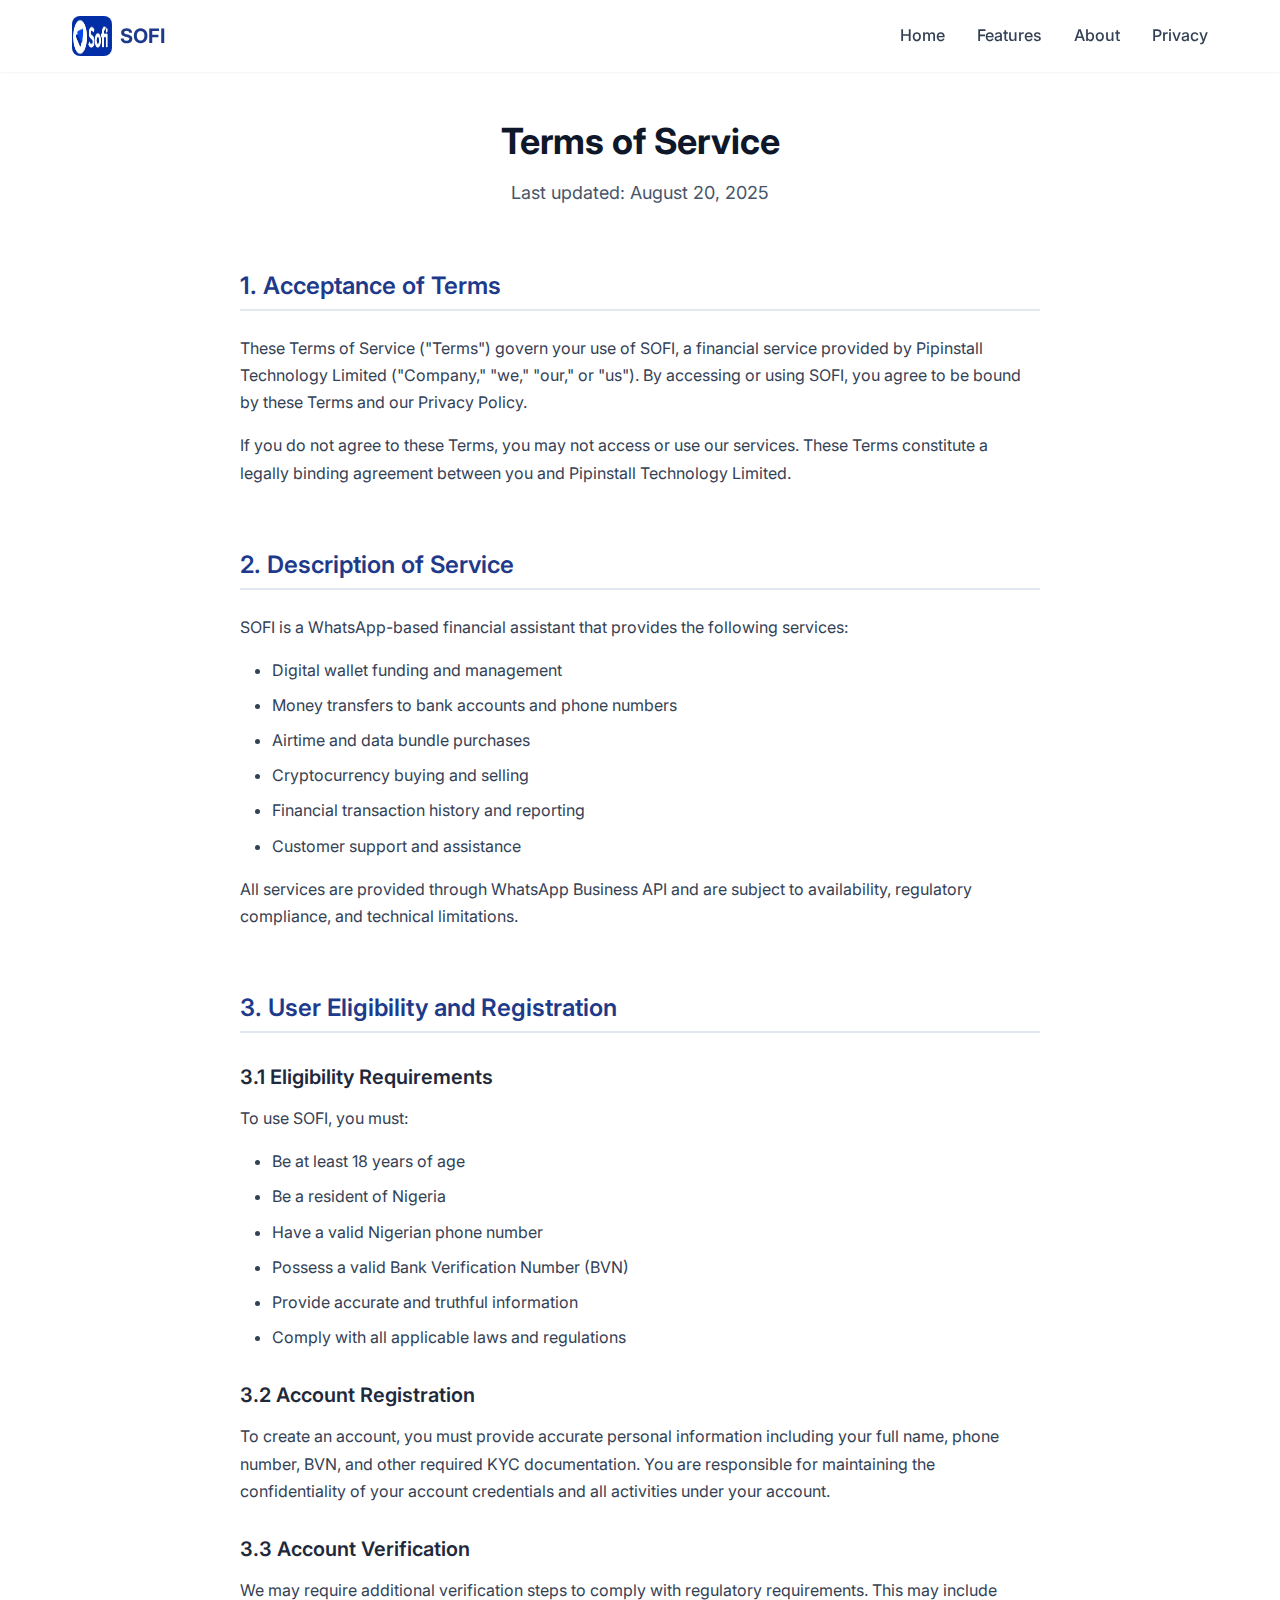
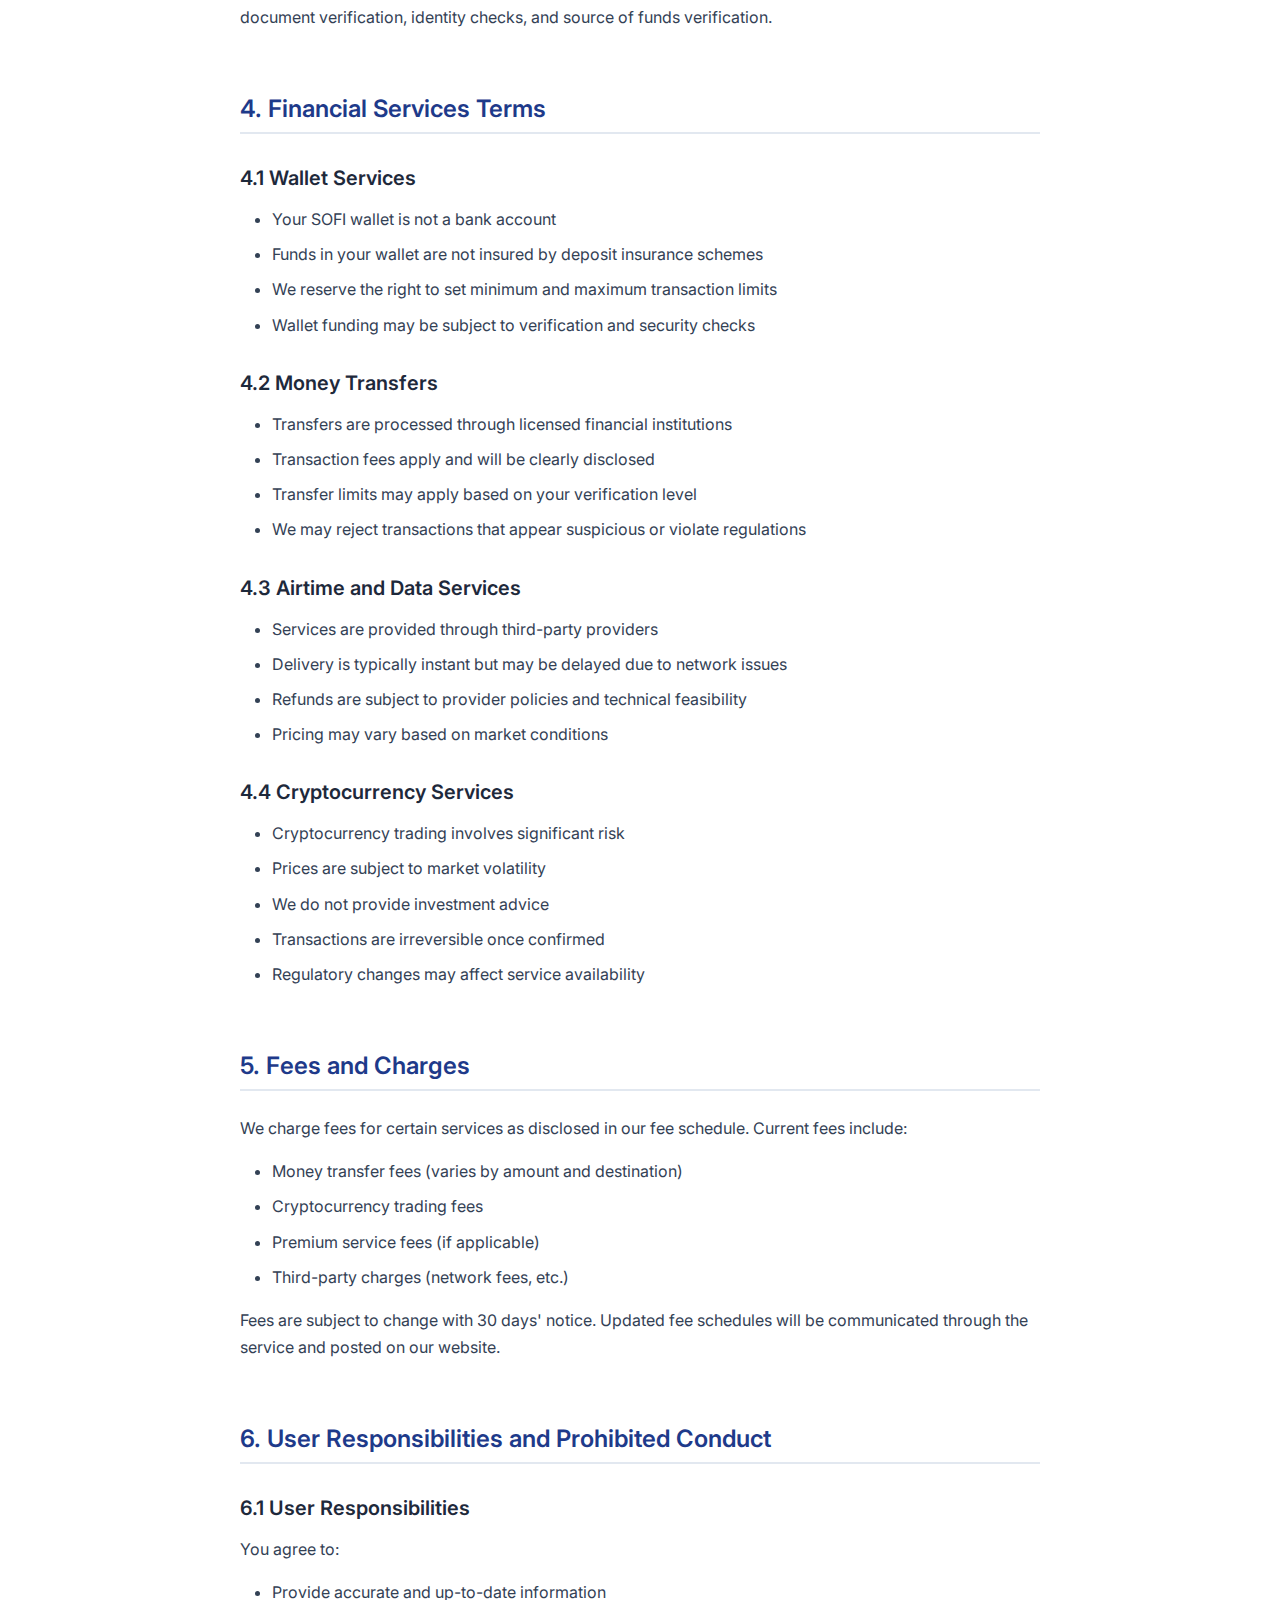
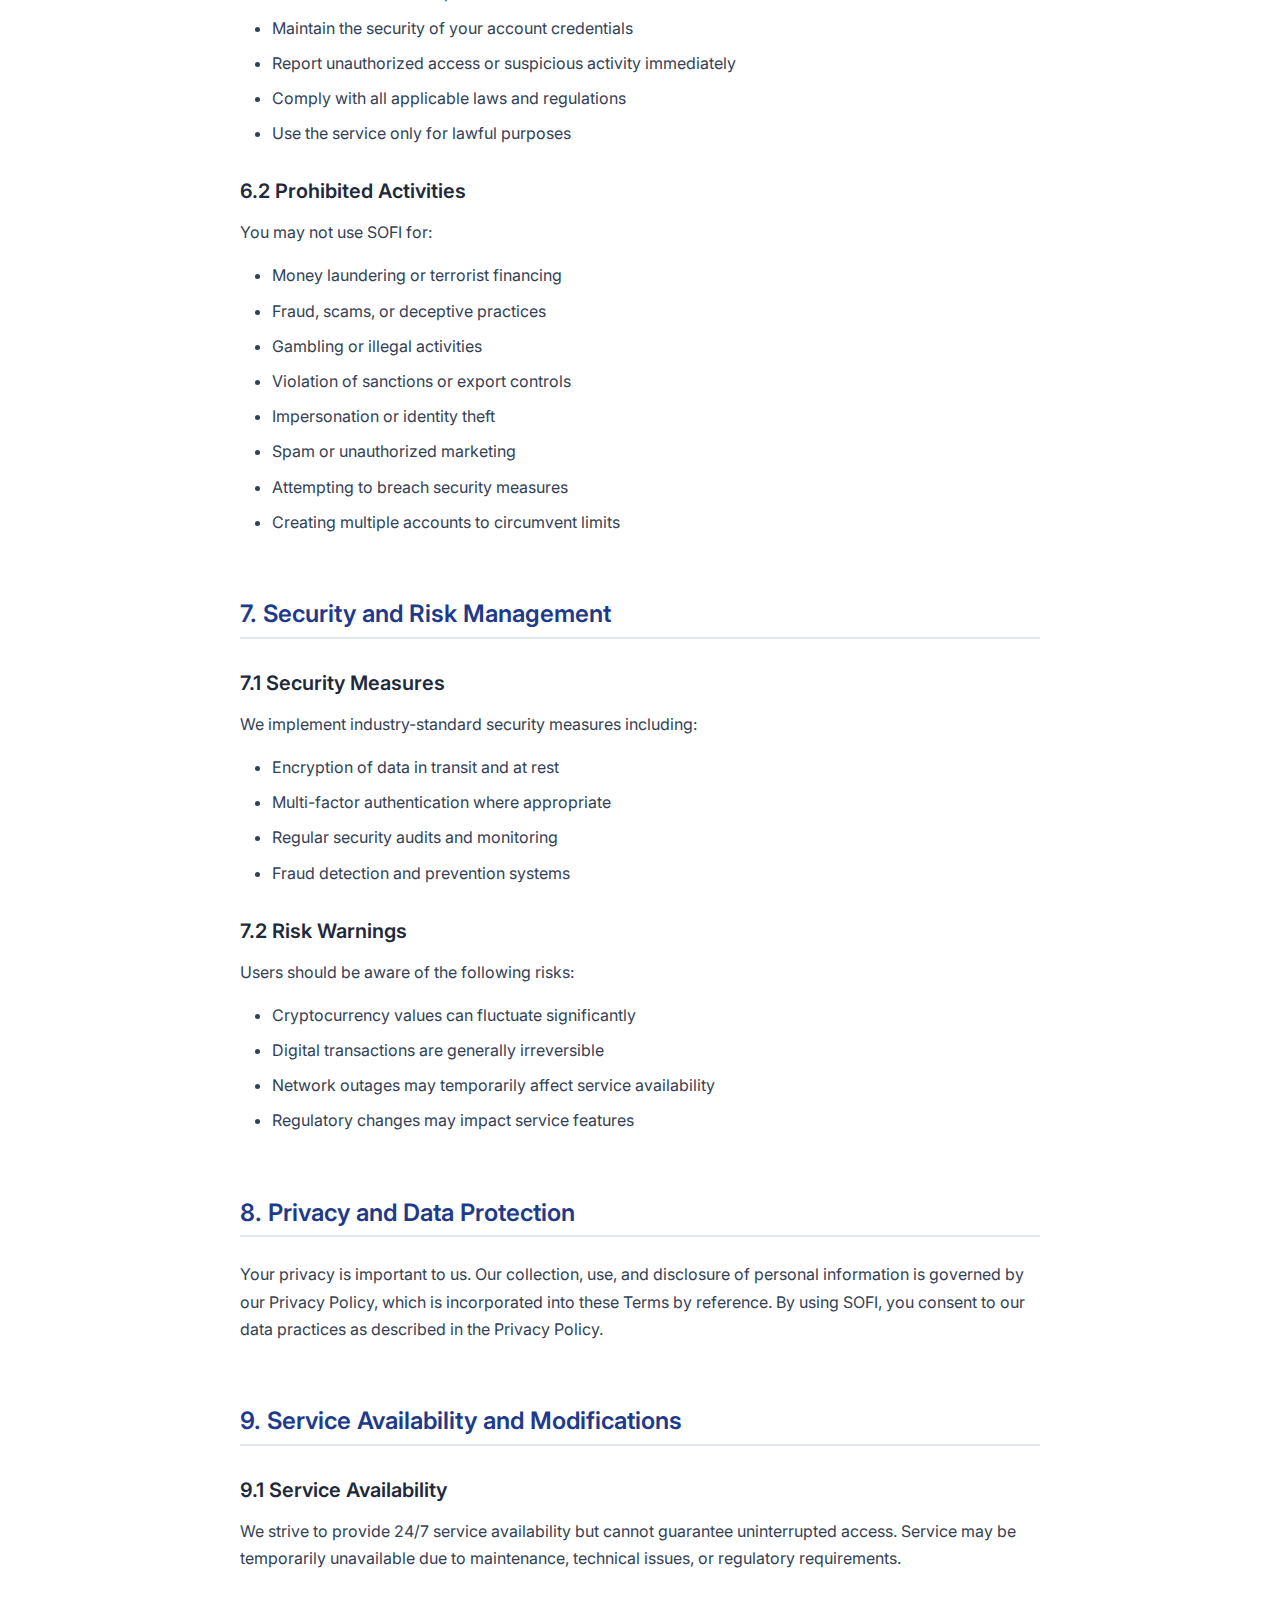
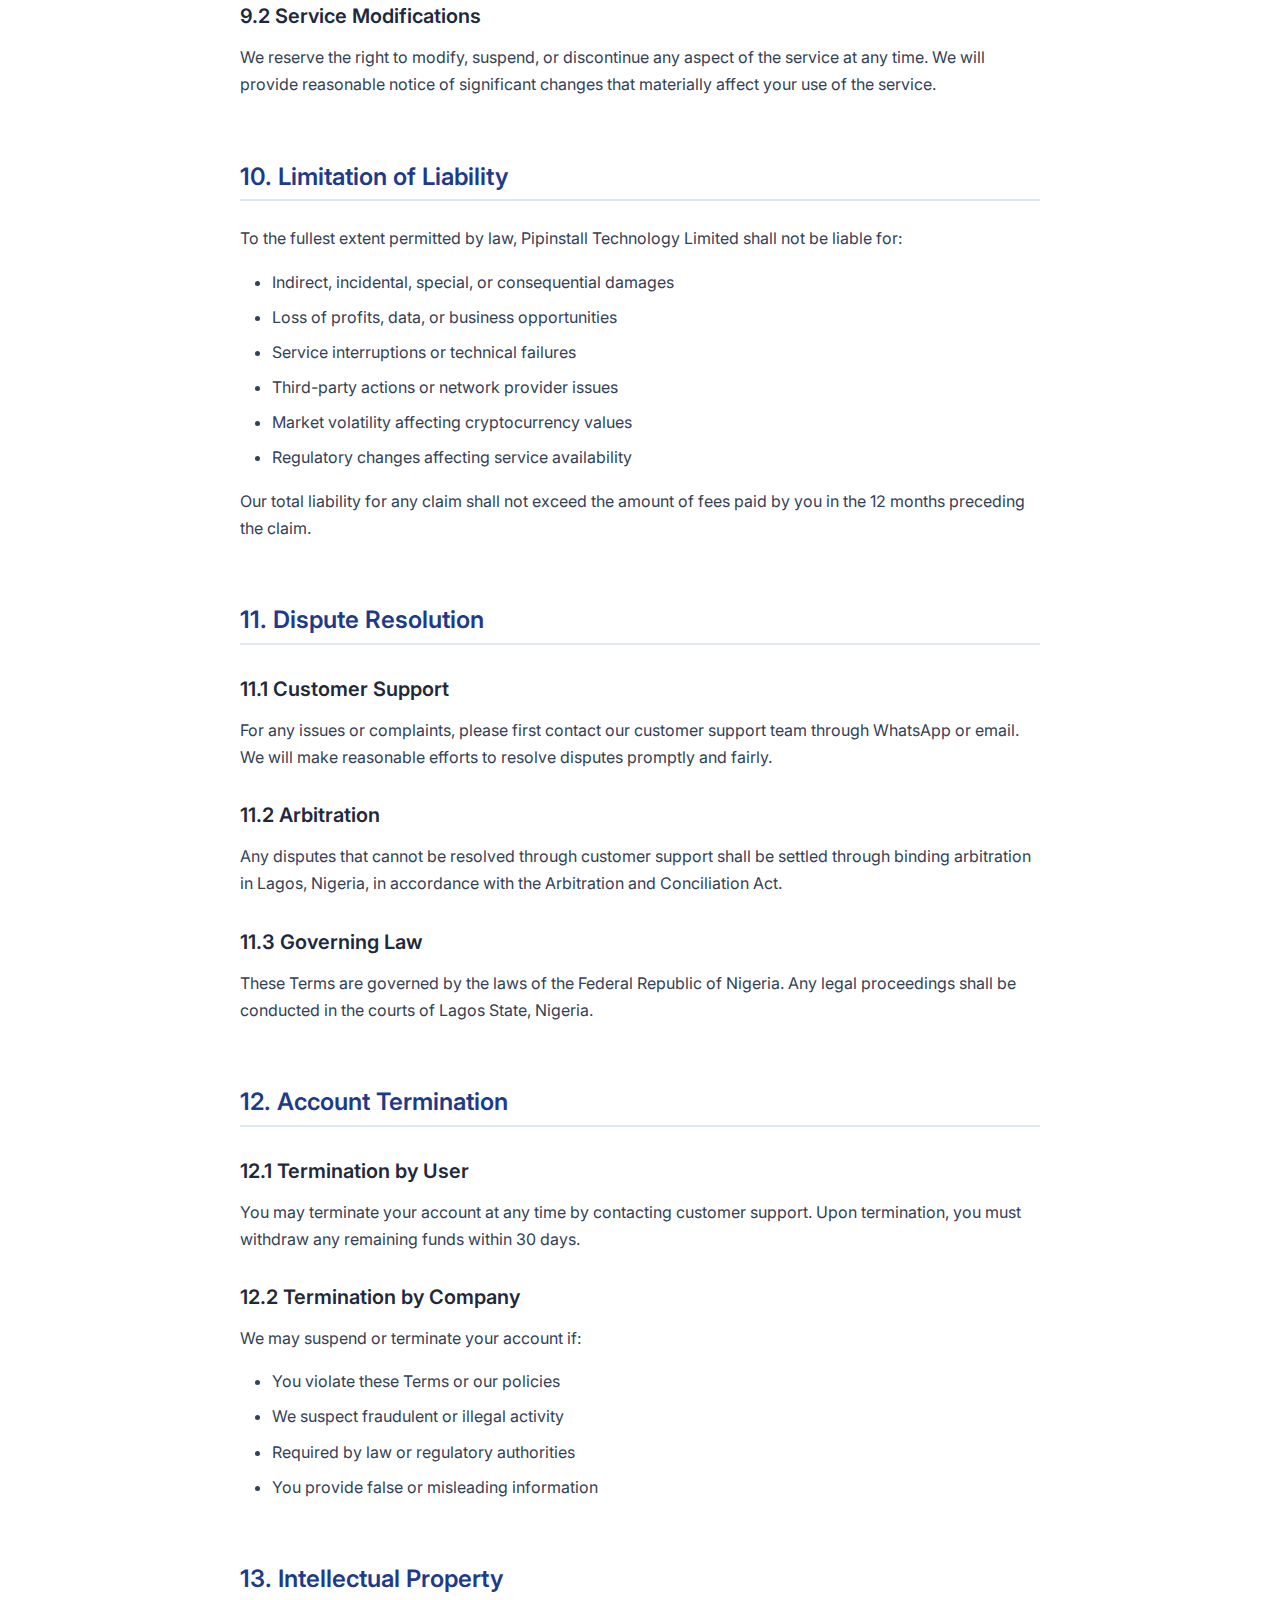
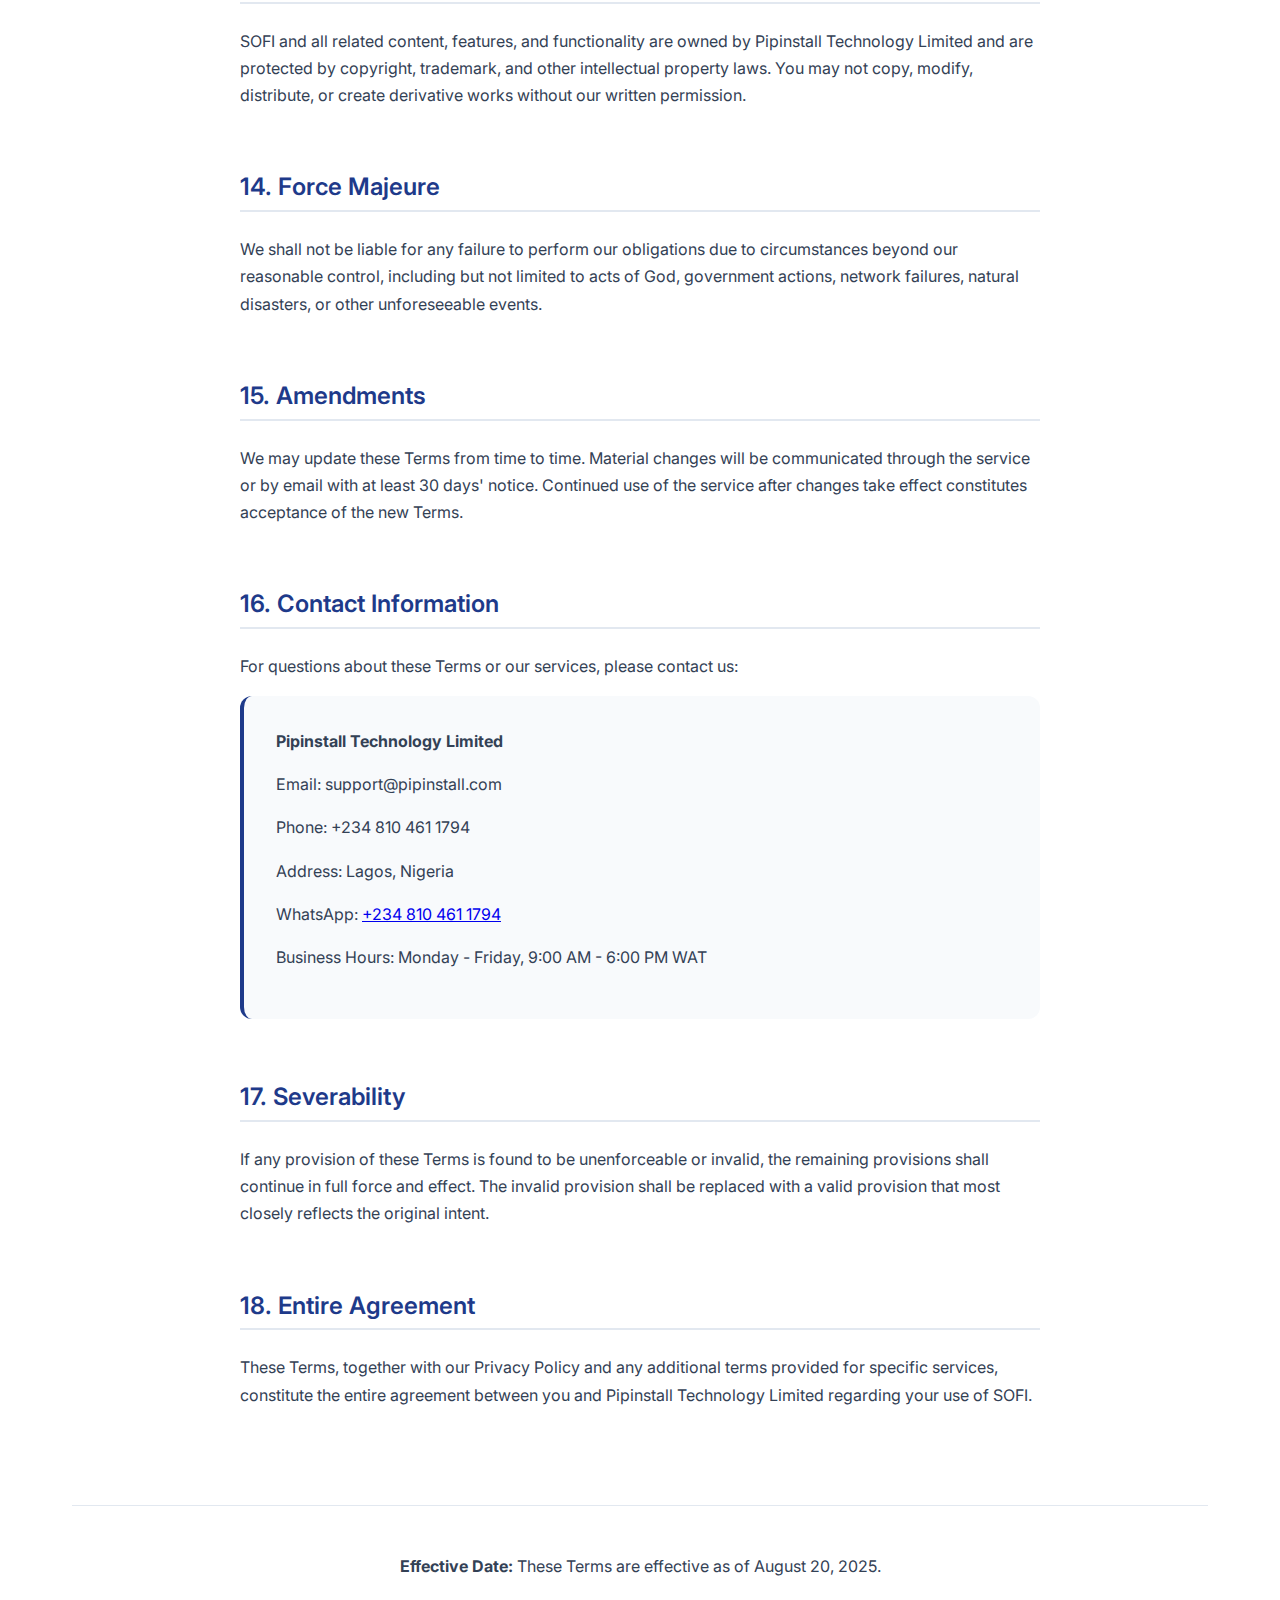
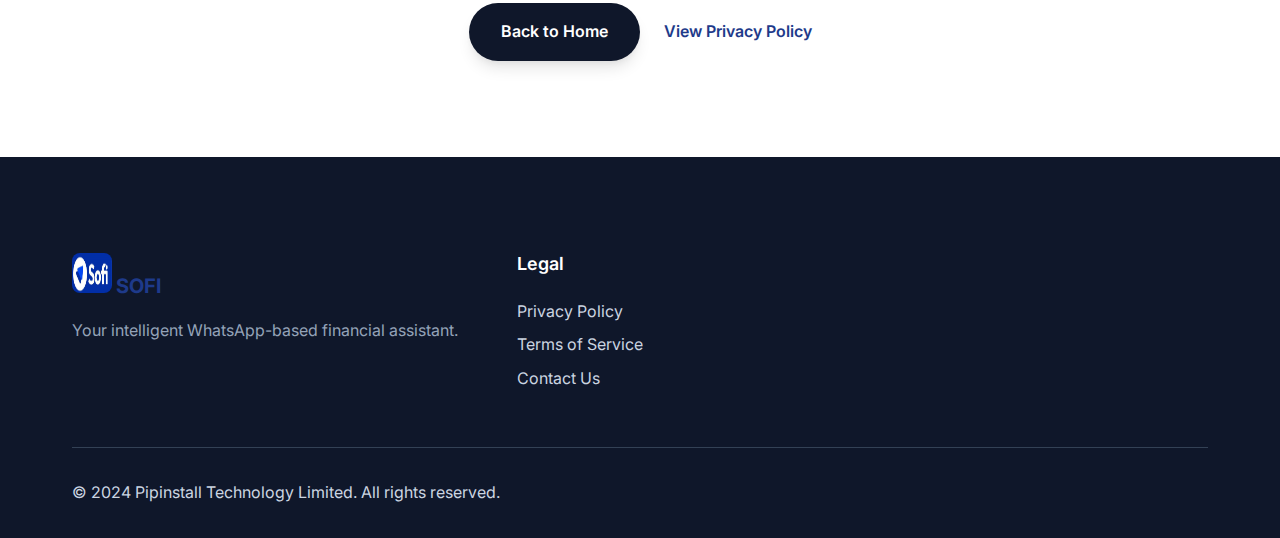
<file: terms.html>
<!DOCTYPE html>
<html lang="en">
<head>
    <meta charset="UTF-8">
    <meta name="viewport" content="width=device-width, initial-scale=1.0">
    <title>Terms of Service - SOFI</title>
    <meta name="description" content="Terms of Service for SOFI - Your WhatsApp Financial Assistant">
    
    <!-- Favicon - Complete Package -->
    <link rel="apple-touch-icon" sizes="180x180" href="./assets/apple-touch-icon.png">
    <link rel="icon" type="image/png" sizes="32x32" href="./assets/favicon-32x32.png">
    <link rel="icon" type="image/png" sizes="16x16" href="./assets/favicon-16x16.png">
    <link rel="manifest" href="./assets/site.webmanifest">
    <link rel="shortcut icon" href="./assets/favicon.ico">
    
    <!-- CSS -->
    <link rel="stylesheet" href="./css/styles.css">
    
    <!-- Google Fonts -->
    <link href="https://fonts.googleapis.com/css2?family=Inter:wght@300;400;500;600;700&display=swap" rel="stylesheet">
    
    <!-- Font Awesome for icons -->
    <link rel="stylesheet" href="https://cdnjs.cloudflare.com/ajax/libs/font-awesome/6.4.0/css/all.min.css">
</head>
<body>
    <!-- Navigation -->
    <nav class="navbar">
        <div class="nav-container">
            <div class="nav-logo">
                <img src="./assets/sofi-logo.png" alt="SOFI Logo" class="logo-img">
                <span class="logo-text">SOFI</span>
            </div>
            <div class="nav-menu">
                <a href="./index.html" class="nav-link">Home</a>
                <a href="./index.html#features" class="nav-link">Features</a>
                <a href="./index.html#about" class="nav-link">About</a>
                <a href="./privacy.html" class="nav-link">Privacy</a>
            </div>
            <div class="nav-toggle">
                <span class="bar"></span>
                <span class="bar"></span>
                <span class="bar"></span>
            </div>
        </div>
    </nav>

    <!-- Terms of Service Content -->
    <section class="legal-content">
        <div class="container">
            <div class="legal-header">
                <h1>Terms of Service</h1>
                <p class="last-updated">Last updated: August 20, 2025</p>
            </div>

            <div class="legal-body">
                <div class="legal-section">
                    <h2>1. Acceptance of Terms</h2>
                    <p>
                        These Terms of Service ("Terms") govern your use of SOFI, a financial service provided by 
                        Pipinstall Technology Limited ("Company," "we," "our," or "us"). By accessing or using SOFI, 
                        you agree to be bound by these Terms and our Privacy Policy.
                    </p>
                    <p>
                        If you do not agree to these Terms, you may not access or use our services. These Terms constitute 
                        a legally binding agreement between you and Pipinstall Technology Limited.
                    </p>
                </div>

                <div class="legal-section">
                    <h2>2. Description of Service</h2>
                    <p>
                        SOFI is a WhatsApp-based financial assistant that provides the following services:
                    </p>
                    <ul>
                        <li>Digital wallet funding and management</li>
                        <li>Money transfers to bank accounts and phone numbers</li>
                        <li>Airtime and data bundle purchases</li>
                        <li>Cryptocurrency buying and selling</li>
                        <li>Financial transaction history and reporting</li>
                        <li>Customer support and assistance</li>
                    </ul>
                    <p>
                        All services are provided through WhatsApp Business API and are subject to availability, 
                        regulatory compliance, and technical limitations.
                    </p>
                </div>

                <div class="legal-section">
                    <h2>3. User Eligibility and Registration</h2>
                    
                    <h3>3.1 Eligibility Requirements</h3>
                    <p>To use SOFI, you must:</p>
                    <ul>
                        <li>Be at least 18 years of age</li>
                        <li>Be a resident of Nigeria</li>
                        <li>Have a valid Nigerian phone number</li>
                        <li>Possess a valid Bank Verification Number (BVN)</li>
                        <li>Provide accurate and truthful information</li>
                        <li>Comply with all applicable laws and regulations</li>
                    </ul>

                    <h3>3.2 Account Registration</h3>
                    <p>
                        To create an account, you must provide accurate personal information including your full name, 
                        phone number, BVN, and other required KYC documentation. You are responsible for maintaining 
                        the confidentiality of your account credentials and all activities under your account.
                    </p>

                    <h3>3.3 Account Verification</h3>
                    <p>
                        We may require additional verification steps to comply with regulatory requirements. 
                        This may include document verification, identity checks, and source of funds verification.
                    </p>
                </div>

                <div class="legal-section">
                    <h2>4. Financial Services Terms</h2>
                    
                    <h3>4.1 Wallet Services</h3>
                    <ul>
                        <li>Your SOFI wallet is not a bank account</li>
                        <li>Funds in your wallet are not insured by deposit insurance schemes</li>
                        <li>We reserve the right to set minimum and maximum transaction limits</li>
                        <li>Wallet funding may be subject to verification and security checks</li>
                    </ul>

                    <h3>4.2 Money Transfers</h3>
                    <ul>
                        <li>Transfers are processed through licensed financial institutions</li>
                        <li>Transaction fees apply and will be clearly disclosed</li>
                        <li>Transfer limits may apply based on your verification level</li>
                        <li>We may reject transactions that appear suspicious or violate regulations</li>
                    </ul>

                    <h3>4.3 Airtime and Data Services</h3>
                    <ul>
                        <li>Services are provided through third-party providers</li>
                        <li>Delivery is typically instant but may be delayed due to network issues</li>
                        <li>Refunds are subject to provider policies and technical feasibility</li>
                        <li>Pricing may vary based on market conditions</li>
                    </ul>

                    <h3>4.4 Cryptocurrency Services</h3>
                    <ul>
                        <li>Cryptocurrency trading involves significant risk</li>
                        <li>Prices are subject to market volatility</li>
                        <li>We do not provide investment advice</li>
                        <li>Transactions are irreversible once confirmed</li>
                        <li>Regulatory changes may affect service availability</li>
                    </ul>
                </div>

                <div class="legal-section">
                    <h2>5. Fees and Charges</h2>
                    <p>
                        We charge fees for certain services as disclosed in our fee schedule. Current fees include:
                    </p>
                    <ul>
                        <li>Money transfer fees (varies by amount and destination)</li>
                        <li>Cryptocurrency trading fees</li>
                        <li>Premium service fees (if applicable)</li>
                        <li>Third-party charges (network fees, etc.)</li>
                    </ul>
                    <p>
                        Fees are subject to change with 30 days' notice. Updated fee schedules will be communicated 
                        through the service and posted on our website.
                    </p>
                </div>

                <div class="legal-section">
                    <h2>6. User Responsibilities and Prohibited Conduct</h2>
                    
                    <h3>6.1 User Responsibilities</h3>
                    <p>You agree to:</p>
                    <ul>
                        <li>Provide accurate and up-to-date information</li>
                        <li>Maintain the security of your account credentials</li>
                        <li>Report unauthorized access or suspicious activity immediately</li>
                        <li>Comply with all applicable laws and regulations</li>
                        <li>Use the service only for lawful purposes</li>
                    </ul>

                    <h3>6.2 Prohibited Activities</h3>
                    <p>You may not use SOFI for:</p>
                    <ul>
                        <li>Money laundering or terrorist financing</li>
                        <li>Fraud, scams, or deceptive practices</li>
                        <li>Gambling or illegal activities</li>
                        <li>Violation of sanctions or export controls</li>
                        <li>Impersonation or identity theft</li>
                        <li>Spam or unauthorized marketing</li>
                        <li>Attempting to breach security measures</li>
                        <li>Creating multiple accounts to circumvent limits</li>
                    </ul>
                </div>

                <div class="legal-section">
                    <h2>7. Security and Risk Management</h2>
                    
                    <h3>7.1 Security Measures</h3>
                    <p>We implement industry-standard security measures including:</p>
                    <ul>
                        <li>Encryption of data in transit and at rest</li>
                        <li>Multi-factor authentication where appropriate</li>
                        <li>Regular security audits and monitoring</li>
                        <li>Fraud detection and prevention systems</li>
                    </ul>

                    <h3>7.2 Risk Warnings</h3>
                    <p>Users should be aware of the following risks:</p>
                    <ul>
                        <li>Cryptocurrency values can fluctuate significantly</li>
                        <li>Digital transactions are generally irreversible</li>
                        <li>Network outages may temporarily affect service availability</li>
                        <li>Regulatory changes may impact service features</li>
                    </ul>
                </div>

                <div class="legal-section">
                    <h2>8. Privacy and Data Protection</h2>
                    <p>
                        Your privacy is important to us. Our collection, use, and disclosure of personal information 
                        is governed by our Privacy Policy, which is incorporated into these Terms by reference. 
                        By using SOFI, you consent to our data practices as described in the Privacy Policy.
                    </p>
                </div>

                <div class="legal-section">
                    <h2>9. Service Availability and Modifications</h2>
                    
                    <h3>9.1 Service Availability</h3>
                    <p>
                        We strive to provide 24/7 service availability but cannot guarantee uninterrupted access. 
                        Service may be temporarily unavailable due to maintenance, technical issues, or regulatory requirements.
                    </p>

                    <h3>9.2 Service Modifications</h3>
                    <p>
                        We reserve the right to modify, suspend, or discontinue any aspect of the service at any time. 
                        We will provide reasonable notice of significant changes that materially affect your use of the service.
                    </p>
                </div>

                <div class="legal-section">
                    <h2>10. Limitation of Liability</h2>
                    <p>
                        To the fullest extent permitted by law, Pipinstall Technology Limited shall not be liable for:
                    </p>
                    <ul>
                        <li>Indirect, incidental, special, or consequential damages</li>
                        <li>Loss of profits, data, or business opportunities</li>
                        <li>Service interruptions or technical failures</li>
                        <li>Third-party actions or network provider issues</li>
                        <li>Market volatility affecting cryptocurrency values</li>
                        <li>Regulatory changes affecting service availability</li>
                    </ul>
                    <p>
                        Our total liability for any claim shall not exceed the amount of fees paid by you in the 
                        12 months preceding the claim.
                    </p>
                </div>

                <div class="legal-section">
                    <h2>11. Dispute Resolution</h2>
                    
                    <h3>11.1 Customer Support</h3>
                    <p>
                        For any issues or complaints, please first contact our customer support team through WhatsApp 
                        or email. We will make reasonable efforts to resolve disputes promptly and fairly.
                    </p>

                    <h3>11.2 Arbitration</h3>
                    <p>
                        Any disputes that cannot be resolved through customer support shall be settled through binding 
                        arbitration in Lagos, Nigeria, in accordance with the Arbitration and Conciliation Act.
                    </p>

                    <h3>11.3 Governing Law</h3>
                    <p>
                        These Terms are governed by the laws of the Federal Republic of Nigeria. Any legal proceedings 
                        shall be conducted in the courts of Lagos State, Nigeria.
                    </p>
                </div>

                <div class="legal-section">
                    <h2>12. Account Termination</h2>
                    
                    <h3>12.1 Termination by User</h3>
                    <p>
                        You may terminate your account at any time by contacting customer support. Upon termination, 
                        you must withdraw any remaining funds within 30 days.
                    </p>

                    <h3>12.2 Termination by Company</h3>
                    <p>We may suspend or terminate your account if:</p>
                    <ul>
                        <li>You violate these Terms or our policies</li>
                        <li>We suspect fraudulent or illegal activity</li>
                        <li>Required by law or regulatory authorities</li>
                        <li>You provide false or misleading information</li>
                    </ul>
                </div>

                <div class="legal-section">
                    <h2>13. Intellectual Property</h2>
                    <p>
                        SOFI and all related content, features, and functionality are owned by Pipinstall Technology Limited 
                        and are protected by copyright, trademark, and other intellectual property laws. You may not copy, 
                        modify, distribute, or create derivative works without our written permission.
                    </p>
                </div>

                <div class="legal-section">
                    <h2>14. Force Majeure</h2>
                    <p>
                        We shall not be liable for any failure to perform our obligations due to circumstances beyond 
                        our reasonable control, including but not limited to acts of God, government actions, network 
                        failures, natural disasters, or other unforeseeable events.
                    </p>
                </div>

                <div class="legal-section">
                    <h2>15. Amendments</h2>
                    <p>
                        We may update these Terms from time to time. Material changes will be communicated through 
                        the service or by email with at least 30 days' notice. Continued use of the service after 
                        changes take effect constitutes acceptance of the new Terms.
                    </p>
                </div>

                <div class="legal-section">
                    <h2>16. Contact Information</h2>
                    <p>For questions about these Terms or our services, please contact us:</p>
                    <div class="contact-info">
                        <p><strong>Pipinstall Technology Limited</strong></p>
                        <p>Email: support@pipinstall.com</p>
                        <p>Phone: +234 810 461 1794</p>
                        <p>Address: Lagos, Nigeria</p>
                        <p>WhatsApp: <a href="https://wa.me/2348104611794">+234 810 461 1794</a></p>
                        <p>Business Hours: Monday - Friday, 9:00 AM - 6:00 PM WAT</p>
                    </div>
                </div>

                <div class="legal-section">
                    <h2>17. Severability</h2>
                    <p>
                        If any provision of these Terms is found to be unenforceable or invalid, the remaining 
                        provisions shall continue in full force and effect. The invalid provision shall be replaced 
                        with a valid provision that most closely reflects the original intent.
                    </p>
                </div>

                <div class="legal-section">
                    <h2>18. Entire Agreement</h2>
                    <p>
                        These Terms, together with our Privacy Policy and any additional terms provided for specific 
                        services, constitute the entire agreement between you and Pipinstall Technology Limited regarding 
                        your use of SOFI.
                    </p>
                </div>
            </div>

            <div class="legal-footer">
                <p>
                    <strong>Effective Date:</strong> These Terms are effective as of August 20, 2025.
                </p>
                <div class="legal-actions">
                    <a href="./index.html" class="cta-button">Back to Home</a>
                    <a href="./privacy.html" class="cta-secondary">View Privacy Policy</a>
                </div>
            </div>
        </div>
    </section>

    <!-- Footer -->
    <footer class="footer">
        <div class="container">
            <div class="footer-content">
                <div class="footer-section">
                    <div class="footer-logo">
                        <img src="./assets/sofi-logo.png" alt="SOFI Logo" class="logo-img">
                        <span class="logo-text">SOFI</span>
                    </div>
                    <p class="footer-description">
                        Your intelligent WhatsApp-based financial assistant.
                    </p>
                </div>
                
                <div class="footer-section">
                    <h3>Legal</h3>
                    <ul>
                        <li><a href="./privacy.html">Privacy Policy</a></li>
                        <li><a href="./terms.html">Terms of Service</a></li>
                        <li><a href="#contact">Contact Us</a></li>
                    </ul>
                </div>
            </div>
            
            <div class="footer-bottom">
                <p>&copy; 2024 Pipinstall Technology Limited. All rights reserved.</p>
            </div>
        </div>
    </footer>

    <!-- CSS for Legal Pages -->
    <style>
        .legal-content {
            padding: 120px 0 var(--spacing-4xl);
            background-color: var(--white);
        }

        .legal-header {
            text-align: center;
            margin-bottom: var(--spacing-3xl);
        }

        .legal-header h1 {
            font-size: var(--font-size-4xl);
            font-weight: 700;
            color: var(--gray-900);
            margin-bottom: var(--spacing-md);
        }

        .last-updated {
            color: var(--gray-600);
            font-size: var(--font-size-lg);
        }

        .legal-body {
            max-width: 800px;
            margin: 0 auto;
            line-height: 1.7;
        }

        .legal-section {
            margin-bottom: var(--spacing-3xl);
        }

        .legal-section h2 {
            font-size: var(--font-size-2xl);
            font-weight: 600;
            color: var(--primary-blue);
            margin-bottom: var(--spacing-lg);
            border-bottom: 2px solid var(--gray-200);
            padding-bottom: var(--spacing-sm);
        }

        .legal-section h3 {
            font-size: var(--font-size-xl);
            font-weight: 600;
            color: var(--gray-800);
            margin: var(--spacing-xl) 0 var(--spacing-md);
        }

        .legal-section p {
            margin-bottom: var(--spacing-md);
            color: var(--gray-700);
        }

        .legal-section ul {
            margin: var(--spacing-md) 0;
            padding-left: var(--spacing-xl);
        }

        .legal-section li {
            margin-bottom: var(--spacing-sm);
            color: var(--gray-700);
        }

        .contact-info {
            background-color: var(--gray-50);
            padding: var(--spacing-xl);
            border-radius: var(--radius-lg);
            border-left: 4px solid var(--primary-blue);
        }

        .legal-footer {
            text-align: center;
            margin-top: var(--spacing-4xl);
            padding-top: var(--spacing-2xl);
            border-top: 1px solid var(--gray-200);
        }

        .legal-actions {
            display: flex;
            gap: var(--spacing-lg);
            justify-content: center;
            margin-top: var(--spacing-lg);
            flex-wrap: wrap;
        }

        @media (max-width: 767px) {
            .legal-header h1 {
                font-size: var(--font-size-3xl);
            }
            
            .legal-actions {
                flex-direction: column;
                align-items: center;
            }
        }
    </style>

    <!-- JavaScript -->
    <script src="./js/script.js"></script>
</body>
</html>
</file>
<file: css/styles.css>
/* ===================================
   SOFI Landing Page - Blue & White Theme
   ================================== */

:root {
    /* Brand Colors */
    --primary-blue: #1E3A8A;
    --light-blue: #3B82F6;
    --accent-blue: #60A5FA;
    --dark-blue: #1E40AF;
    --navy-blue: #1E293B;
    
    /* Neutral Colors */
    --white: #FFFFFF;
    --gray-50: #F8FAFC;
    --gray-100: #F1F5F9;
    --gray-200: #E2E8F0;
    --gray-300: #CBD5E1;
    --gray-400: #94A3B8;
    --gray-500: #64748B;
    --gray-600: #475569;
    --gray-700: #334155;
    --gray-800: #1E293B;
    --gray-900: #0F172A;
    
    /* Success & Status Colors */
    --success-green: #10B981;
    --warning-yellow: #F59E0B;
    --error-red: #EF4444;
    
    /* Typography */
    --font-family: 'Inter', sans-serif;
    --font-size-xs: 0.75rem;
    --font-size-sm: 0.875rem;
    --font-size-base: 1rem;
    --font-size-lg: 1.125rem;
    --font-size-xl: 1.25rem;
    --font-size-2xl: 1.5rem;
    --font-size-3xl: 1.875rem;
    --font-size-4xl: 2.25rem;
    --font-size-5xl: 3rem;
    --font-size-6xl: 3.75rem;
    
    /* Spacing */
    --spacing-xs: 0.25rem;
    --spacing-sm: 0.5rem;
    --spacing-md: 1rem;
    --spacing-lg: 1.5rem;
    --spacing-xl: 2rem;
    --spacing-2xl: 3rem;
    --spacing-3xl: 4rem;
    --spacing-4xl: 6rem;
    
    /* Shadows */
    --shadow-sm: 0 1px 2px 0 rgba(0, 0, 0, 0.05);
    --shadow-md: 0 4px 6px -1px rgba(0, 0, 0, 0.1), 0 2px 4px -1px rgba(0, 0, 0, 0.06);
    --shadow-lg: 0 10px 15px -3px rgba(0, 0, 0, 0.1), 0 4px 6px -2px rgba(0, 0, 0, 0.05);
    --shadow-xl: 0 20px 25px -5px rgba(0, 0, 0, 0.1), 0 10px 10px -5px rgba(0, 0, 0, 0.04);
    
    /* Border Radius */
    --radius-sm: 0.375rem;
    --radius-md: 0.5rem;
    --radius-lg: 0.75rem;
    --radius-xl: 1rem;
    --radius-full: 9999px;
    
    /* Transitions */
    --transition-fast: all 0.15s ease-in-out;
    --transition-normal: all 0.3s ease-in-out;
    --transition-slow: all 0.5s ease-in-out;
}

/* ===================================
   BASE STYLES
   ================================== */

* {
    margin: 0;
    padding: 0;
    box-sizing: border-box;
}

html {
    scroll-behavior: smooth;
}

body {
    font-family: var(--font-family);
    line-height: 1.6;
    color: var(--gray-700);
    background-color: var(--white);
    overflow-x: hidden;
}

.container {
    max-width: 1200px;
    margin: 0 auto;
    padding: 0 var(--spacing-md);
}

@media (min-width: 768px) {
    .container {
        padding: 0 var(--spacing-xl);
    }
}

/* ===================================
   TYPOGRAPHY
   ================================== */

h1, h2, h3, h4, h5, h6 {
    font-weight: 600;
    line-height: 1.2;
    color: var(--gray-900);
}

.text-blue {
    color: var(--primary-blue);
}

.section-title {
    font-size: var(--font-size-3xl);
    font-weight: 700;
    text-align: center;
    margin-bottom: var(--spacing-md);
}

.section-description {
    font-size: var(--font-size-lg);
    color: var(--gray-600);
    text-align: center;
    margin-bottom: var(--spacing-3xl);
    max-width: 600px;
    margin-left: auto;
    margin-right: auto;
}

/* ===================================
   NAVIGATION
   ================================== */

.navbar {
    position: fixed;
    top: 0;
    left: 0;
    right: 0;
    background-color: rgba(255, 255, 255, 0.95);
    backdrop-filter: blur(10px);
    box-shadow: var(--shadow-sm);
    z-index: 1000;
    transition: var(--transition-normal);
}

.nav-container {
    display: flex;
    justify-content: space-between;
    align-items: center;
    padding: var(--spacing-md) var(--spacing-xl);
    max-width: 1200px;
    margin: 0 auto;
}

.nav-logo {
    display: flex;
    align-items: center;
    gap: var(--spacing-sm);
}

.logo-img {
    width: 40px;
    height: 40px;
    border-radius: var(--radius-md);
}

.logo-text {
    font-size: var(--font-size-xl);
    font-weight: 700;
    color: var(--primary-blue);
}

.nav-menu {
    display: none;
    gap: var(--spacing-xl);
}

.nav-link {
    text-decoration: none;
    color: var(--gray-700);
    font-weight: 500;
    transition: var(--transition-fast);
    position: relative;
}

.nav-link:hover {
    color: var(--primary-blue);
}

.nav-link::after {
    content: '';
    position: absolute;
    bottom: -5px;
    left: 0;
    width: 0;
    height: 2px;
    background-color: var(--primary-blue);
    transition: var(--transition-fast);
}

.nav-link:hover::after {
    width: 100%;
}

.nav-toggle {
    display: flex;
    flex-direction: column;
    cursor: pointer;
    gap: 4px;
}

.bar {
    width: 25px;
    height: 3px;
    background-color: var(--gray-700);
    border-radius: var(--radius-full);
    transition: var(--transition-fast);
}

@media (min-width: 768px) {
    .nav-menu {
        display: flex;
    }
    
    .nav-toggle {
        display: none;
    }
}

/* ===================================
   HERO SECTION
   ================================== */

.hero {
    background: linear-gradient(135deg, var(--gray-50) 0%, var(--white) 100%);
    padding: 120px 0 var(--spacing-4xl);
    position: relative;
    overflow: hidden;
}

.hero::before {
    content: '';
    position: absolute;
    top: 0;
    left: 0;
    right: 0;
    bottom: 0;
    background: url('data:image/svg+xml,<svg xmlns="http://www.w3.org/2000/svg" viewBox="0 0 100 100"><defs><pattern id="grid" width="10" height="10" patternUnits="userSpaceOnUse"><path d="M 10 0 L 0 0 0 10" fill="none" stroke="%23e2e8f0" stroke-width="0.5"/></pattern></defs><rect width="100" height="100" fill="url(%23grid)"/></svg>');
    opacity: 0.3;
}

.hero-container {
    display: grid;
    grid-template-columns: 1fr;
    gap: var(--spacing-3xl);
    align-items: center;
    max-width: 1200px;
    margin: 0 auto;
    padding: 0 var(--spacing-xl);
    position: relative;
    z-index: 1;
}

.hero-title {
    font-size: var(--font-size-4xl);
    font-weight: 800;
    line-height: 1.1;
    margin-bottom: var(--spacing-lg);
}

.hero-description {
    font-size: var(--font-size-lg);
    color: var(--gray-600);
    margin-bottom: var(--spacing-2xl);
    max-width: 500px;
}

.hero-cta {
    display: flex;
    flex-direction: column;
    gap: var(--spacing-md);
}

.cta-button {
    display: inline-flex;
    align-items: center;
    gap: var(--spacing-sm);
    background-color: var(--gray-900);
    color: var(--white);
    padding: var(--spacing-md) var(--spacing-xl);
    border-radius: var(--radius-full);
    text-decoration: none;
    font-weight: 600;
    font-size: var(--font-size-base);
    transition: var(--transition-normal);
    box-shadow: var(--shadow-lg);
    text-align: center;
}

.cta-button:hover {
    background-color: var(--gray-800);
    transform: translateY(-2px);
    box-shadow: var(--shadow-xl);
}

.cta-button.large {
    padding: var(--spacing-lg) var(--spacing-2xl);
    font-size: var(--font-size-lg);
}

.cta-secondary {
    display: inline-flex;
    align-items: center;
    gap: var(--spacing-sm);
    color: var(--primary-blue);
    text-decoration: none;
    font-weight: 600;
    transition: var(--transition-fast);
}

.cta-secondary:hover {
    color: var(--dark-blue);
}

/* Phone Mockup */
.phone-mockup {
    background-color: var(--gray-900);
    border-radius: 30px;
    padding: 20px;
    box-shadow: var(--shadow-xl);
    max-width: 300px;
    margin: 0 auto;
}

.phone-screen {
    background-color: var(--white);
    border-radius: 20px;
    padding: var(--spacing-lg);
    height: 400px;
    overflow: hidden;
}

.chat-demo {
    display: flex;
    flex-direction: column;
    gap: var(--spacing-md);
}

.chat-message {
    padding: var(--spacing-sm) var(--spacing-md);
    border-radius: var(--radius-lg);
    max-width: 80%;
    font-size: var(--font-size-sm);
}

.chat-message.user {
    background-color: var(--primary-blue);
    color: var(--white);
    align-self: flex-end;
    margin-left: auto;
}

.chat-message.bot {
    background-color: var(--gray-100);
    color: var(--gray-800);
    align-self: flex-start;
}

@media (min-width: 768px) {
    .hero-container {
        grid-template-columns: 1fr 1fr;
    }
    
    .hero-title {
        font-size: var(--font-size-5xl);
    }
    
    .hero-cta {
        flex-direction: row;
        align-items: center;
    }
}

/* ===================================
   FEATURES SECTION
   ================================== */

.features {
    padding: var(--spacing-4xl) 0;
    background-color: var(--white);
}

.features-grid {
    display: grid;
    grid-template-columns: 1fr;
    gap: var(--spacing-xl);
}

.feature-card {
    background-color: var(--white);
    border: 1px solid var(--gray-200);
    border-radius: var(--radius-xl);
    padding: var(--spacing-2xl);
    text-align: center;
    transition: var(--transition-normal);
    box-shadow: var(--shadow-sm);
}

.feature-card:hover {
    transform: translateY(-5px);
    box-shadow: var(--shadow-lg);
    border-color: var(--accent-blue);
}

.feature-icon {
    width: 80px;
    height: 80px;
    background: linear-gradient(135deg, var(--primary-blue), var(--light-blue));
    border-radius: var(--radius-full);
    display: flex;
    align-items: center;
    justify-content: center;
    margin: 0 auto var(--spacing-lg);
}

.feature-icon i {
    font-size: var(--font-size-2xl);
    color: var(--white);
}

.feature-title {
    font-size: var(--font-size-xl);
    font-weight: 600;
    margin-bottom: var(--spacing-md);
    color: var(--gray-900);
}

.feature-description {
    color: var(--gray-600);
    line-height: 1.6;
}

@media (min-width: 768px) {
    .features-grid {
        grid-template-columns: repeat(2, 1fr);
    }
}

@media (min-width: 1024px) {
    .features-grid {
        grid-template-columns: repeat(3, 1fr);
    }
}

/* ===================================
   HOW IT WORKS SECTION
   ================================== */

.how-it-works {
    padding: var(--spacing-4xl) 0;
    background: linear-gradient(135deg, var(--gray-50) 0%, var(--white) 100%);
}

.steps-container {
    display: grid;
    grid-template-columns: 1fr;
    gap: var(--spacing-2xl);
    max-width: 800px;
    margin: 0 auto;
}

.step {
    display: flex;
    align-items: center;
    gap: var(--spacing-xl);
    text-align: left;
}

.step-number {
    width: 60px;
    height: 60px;
    background: linear-gradient(135deg, var(--primary-blue), var(--light-blue));
    color: var(--white);
    border-radius: var(--radius-full);
    display: flex;
    align-items: center;
    justify-content: center;
    font-size: var(--font-size-xl);
    font-weight: 700;
    flex-shrink: 0;
}

.step-content h3 {
    font-size: var(--font-size-xl);
    margin-bottom: var(--spacing-sm);
    color: var(--gray-900);
}

.step-content p {
    color: var(--gray-600);
}

@media (max-width: 767px) {
    .step {
        flex-direction: column;
        text-align: center;
    }
}

/* ===================================
   ABOUT SECTION
   ================================== */

.about {
    padding: var(--spacing-4xl) 0;
    background-color: var(--white);
}

.about-content {
    display: grid;
    grid-template-columns: 1fr;
    gap: var(--spacing-3xl);
    align-items: center;
}

.about-description {
    font-size: var(--font-size-lg);
    color: var(--gray-600);
    margin-bottom: var(--spacing-lg);
    line-height: 1.7;
}

.company-info {
    display: grid;
    grid-template-columns: 1fr;
    gap: var(--spacing-lg);
    margin-top: var(--spacing-xl);
}

.info-item {
    display: flex;
    align-items: center;
    gap: var(--spacing-md);
}

.info-item i {
    font-size: var(--font-size-lg);
    color: var(--primary-blue);
    width: 24px;
}

.info-item h4 {
    font-size: var(--font-size-base);
    font-weight: 600;
    color: var(--gray-900);
    margin-bottom: 2px;
}

.info-item p {
    color: var(--gray-600);
    font-size: var(--font-size-sm);
}

.about-stats {
    display: grid;
    grid-template-columns: repeat(2, 1fr);
    gap: var(--spacing-lg);
}

.stat-card {
    text-align: center;
    padding: var(--spacing-xl);
    background-color: var(--gray-50);
    border-radius: var(--radius-xl);
    border: 1px solid var(--gray-200);
}

.stat-number {
    font-size: var(--font-size-3xl);
    font-weight: 800;
    color: var(--primary-blue);
    margin-bottom: var(--spacing-sm);
}

.stat-label {
    color: var(--gray-600);
    font-weight: 500;
}

@media (min-width: 768px) {
    .about-content {
        grid-template-columns: 2fr 1fr;
    }
    
    .company-info {
        grid-template-columns: 1fr;
    }
    
    .about-stats {
        grid-template-columns: 1fr;
    }
}

/* ===================================
   CTA SECTION
   ================================== */

.cta-section {
    padding: var(--spacing-4xl) 0;
    background: linear-gradient(135deg, var(--primary-blue), var(--light-blue));
    color: var(--white);
    text-align: center;
}

.cta-content h2 {
    font-size: var(--font-size-3xl);
    font-weight: 700;
    margin-bottom: var(--spacing-lg);
    color: var(--white);
}

.cta-content p {
    font-size: var(--font-size-lg);
    margin-bottom: var(--spacing-2xl);
    opacity: 0.9;
    max-width: 600px;
    margin-left: auto;
    margin-right: auto;
}

.cta-section .cta-button {
    background-color: var(--white);
    color: var(--primary-blue);
}

.cta-section .cta-button:hover {
    background-color: var(--gray-100);
    transform: translateY(-2px);
}

/* ===================================
   FOOTER
   ================================== */

.footer {
    background-color: var(--gray-900);
    color: var(--gray-300);
    padding: var(--spacing-4xl) 0 var(--spacing-xl);
}

.footer-content {
    display: grid;
    grid-template-columns: 1fr;
    gap: var(--spacing-2xl);
    margin-bottom: var(--spacing-2xl);
}

.footer-section h3 {
    color: var(--white);
    font-size: var(--font-size-lg);
    font-weight: 600;
    margin-bottom: var(--spacing-lg);
}

.footer-section ul {
    list-style: none;
}

.footer-section ul li {
    margin-bottom: var(--spacing-sm);
}

.footer-section ul li a {
    color: var(--gray-300);
    text-decoration: none;
    transition: var(--transition-fast);
}

.footer-section ul li a:hover {
    color: var(--white);
}

.footer-section ul li i {
    margin-right: var(--spacing-sm);
    color: var(--primary-blue);
}

.footer-description {
    color: var(--gray-400);
    line-height: 1.6;
    margin-top: var(--spacing-md);
}

.footer-bottom {
    border-top: 1px solid var(--gray-700);
    padding-top: var(--spacing-xl);
    display: flex;
    flex-direction: column;
    align-items: center;
    gap: var(--spacing-md);
    text-align: center;
}

.social-links {
    display: flex;
    gap: var(--spacing-md);
}

.social-links a {
    width: 40px;
    height: 40px;
    background-color: var(--gray-800);
    color: var(--gray-300);
    border-radius: var(--radius-full);
    display: flex;
    align-items: center;
    justify-content: center;
    text-decoration: none;
    transition: var(--transition-fast);
}

.social-links a:hover {
    background-color: var(--primary-blue);
    color: var(--white);
}

@media (min-width: 768px) {
    .footer-content {
        grid-template-columns: repeat(2, 1fr);
    }
    
    .footer-bottom {
        flex-direction: row;
        justify-content: space-between;
    }
}

@media (min-width: 1024px) {
    .footer-content {
        grid-template-columns: 2fr 1fr 1fr 1fr;
    }
}

/* ===================================
   RESPONSIVE UTILITIES
   ================================== */

@media (max-width: 767px) {
    .section-title {
        font-size: var(--font-size-2xl);
    }
    
    .hero-title {
        font-size: var(--font-size-3xl);
    }
    
    .container {
        padding: 0 var(--spacing-md);
    }
}

/* ===================================
   ANIMATIONS
   ================================== */

@keyframes fadeInUp {
    from {
        opacity: 0;
        transform: translateY(30px);
    }
    to {
        opacity: 1;
        transform: translateY(0);
    }
}

.fade-in-up {
    animation: fadeInUp 0.6s ease-out;
}

/* ===================================
   ACCESSIBILITY
   ================================== */

@media (prefers-reduced-motion: reduce) {
    * {
        animation-duration: 0.01ms !important;
        animation-iteration-count: 1 !important;
        transition-duration: 0.01ms !important;
    }
}

/* Focus styles for accessibility */
a:focus,
button:focus {
    outline: 2px solid var(--primary-blue);
    outline-offset: 2px;
}

/* Screen reader only text */
.sr-only {
    position: absolute;
    width: 1px;
    height: 1px;
    padding: 0;
    margin: -1px;
    overflow: hidden;
    clip: rect(0, 0, 0, 0);
    white-space: nowrap;
    border: 0;
}
</file>
<file: style.css>
/* Reset and Base Styles */
* {
    margin: 0;
    padding: 0;
    box-sizing: border-box;
}

body {
    font-family: 'Inter', -apple-system, BlinkMacSystemFont, 'Segoe UI', Roboto, sans-serif;
    line-height: 1.6;
    color: #333;
    overflow-x: hidden;
    opacity: 1;
    visibility: visible;
    background: #ffffff;
}

.container {
    max-width: 1200px;
    margin: 0 auto;
    padding: 0 20px;
}

/* Smooth Scrolling */
html {
    scroll-behavior: smooth;
}

/* Hero Section */
.hero {
    min-height: 100vh;
    background: linear-gradient(135deg, #0088cc 0%, #54a9eb 50%, #87ceeb 100%);
    position: relative;
    display: flex;
    align-items: center;
    background-image: 
        radial-gradient(circle at 20% 80%, rgba(255, 255, 255, 0.1) 0%, transparent 50%),
        radial-gradient(circle at 80% 20%, rgba(255, 255, 255, 0.15) 0%, transparent 50%),
        linear-gradient(135deg, #0088cc 0%, #54a9eb 50%, #87ceeb 100%);
    background-size: 100% 100%, 100% 100%, cover;
    background-position: center;
}

.hero-overlay {
    position: absolute;
    top: 0;
    left: 0;
    right: 0;
    bottom: 0;
    background: rgba(0, 136, 204, 0.1);
    z-index: 1;
}

.hero-content {
    position: relative;
    z-index: 2;
    text-align: center;
    color: white;
    width: 100%;
}

.hero-title {
    font-size: clamp(2.5rem, 5vw, 4rem);
    font-weight: 700;
    margin-bottom: 1.5rem;
    line-height: 1.2;
    max-width: 900px;
    margin-left: auto;
    margin-right: auto;
}

.hero-subtitle {
    font-size: clamp(1.2rem, 2.5vw, 1.8rem);
    margin-bottom: 2.5rem;
    opacity: 0.95;
    max-width: 600px;
    margin-left: auto;
    margin-right: auto;
}

.cta-button {
    display: inline-flex;
    align-items: center;
    gap: 12px;
    background: linear-gradient(45deg, #0088cc, #40a7e3);
    color: white;
    text-decoration: none;
    padding: 18px 36px;
    border-radius: 25px;
    font-weight: 600;
    font-size: 1.1rem;
    transition: all 0.3s cubic-bezier(0.4, 0, 0.2, 1);
    box-shadow: 0 8px 32px rgba(0, 136, 204, 0.3);
    text-transform: uppercase;
    letter-spacing: 0.5px;
    border: 2px solid rgba(255, 255, 255, 0.2);
}

.cta-button:hover {
    transform: translateY(-3px) scale(1.02);
    box-shadow: 0 16px 48px rgba(0, 136, 204, 0.4);
    background: linear-gradient(45deg, #0077b3, #3ba0dc);
    border-color: rgba(255, 255, 255, 0.3);
}

.cta-button.large {
    padding: 22px 44px;
    font-size: 1.2rem;
}

.hero-stats {
    display: flex;
    justify-content: center;
    gap: 3rem;
    margin-top: 4rem;
    flex-wrap: wrap;
}

.stat {
    text-align: center;
}

.stat-number {
    display: block;
    font-size: 2.5rem;
    font-weight: 700;
    color: #fff;
    margin-bottom: 0.5rem;
}

.stat-label {
    font-size: 0.9rem;
    opacity: 0.8;
    text-transform: uppercase;
    letter-spacing: 1px;
}

/* Section Styling */
.section-title {
    font-size: clamp(2rem, 4vw, 3rem);
    text-align: center;
    margin-bottom: 1rem;
    color: #1a365d;
    font-weight: 700;
    background: linear-gradient(135deg, #0088cc, #2c5aa0);
    -webkit-background-clip: text;
    -webkit-text-fill-color: transparent;
    background-clip: text;
}

.section-subtitle {
    text-align: center;
    font-size: 1.2rem;
    color: #4a5568;
    margin-bottom: 3rem;
    max-width: 600px;
    margin-left: auto;
    margin-right: auto;
}

/* Features Section */
.features {
    padding: 5rem 0;
    background: linear-gradient(180deg, #f8fcff 0%, #ffffff 100%);
}

.features-grid {
    display: grid;
    grid-template-columns: repeat(auto-fit, minmax(300px, 1fr));
    gap: 2rem;
    margin-top: 3rem;
}

.feature-card {
    background: white;
    padding: 2.5rem 2rem;
    border-radius: 20px;
    text-align: center;
    box-shadow: 0 8px 32px rgba(0, 136, 204, 0.1);
    transition: all 0.4s cubic-bezier(0.4, 0, 0.2, 1);
    border: 1px solid rgba(0, 136, 204, 0.1);
    position: relative;
    overflow: hidden;
}

.feature-card::before {
    content: '';
    position: absolute;
    top: 0;
    left: 0;
    right: 0;
    height: 4px;
    background: linear-gradient(90deg, #0088cc, #54a9eb);
    transform: scaleX(0);
    transition: transform 0.3s ease;
}

.feature-card:hover::before {
    transform: scaleX(1);
}

.feature-card:hover {
    transform: translateY(-12px) scale(1.02);
    box-shadow: 0 20px 60px rgba(0, 136, 204, 0.2);
    border-color: rgba(0, 136, 204, 0.2);
}

.feature-icon {
    width: 80px;
    height: 80px;
    margin: 0 auto 1.5rem;
    background: linear-gradient(135deg, #0088cc, #54a9eb);
    border-radius: 50%;
    display: flex;
    align-items: center;
    justify-content: center;
    font-size: 2rem;
    color: white;
    box-shadow: 0 8px 32px rgba(0, 136, 204, 0.3);
    transition: all 0.3s ease;
}

.feature-card:hover .feature-icon {
    transform: scale(1.1) rotate(5deg);
    box-shadow: 0 12px 40px rgba(0, 136, 204, 0.4);
}

.feature-card h3 {
    font-size: 1.4rem;
    margin-bottom: 1rem;
    color: #1a365d;
    font-weight: 600;
}

.feature-card p {
    color: #4a5568;
    line-height: 1.6;
}

/* Trusted By Section */
.trusted-by {
    padding: 5rem 0;
    background: linear-gradient(180deg, #ffffff 0%, #f0f8ff 100%);
    position: relative;
}

.trusted-by::before {
    content: '';
    position: absolute;
    top: 0;
    left: 0;
    right: 0;
    bottom: 0;
    background: 
        radial-gradient(circle at 20% 20%, rgba(0, 136, 204, 0.05) 0%, transparent 50%),
        radial-gradient(circle at 80% 80%, rgba(135, 206, 235, 0.05) 0%, transparent 50%);
    pointer-events: none;
}

.bank-logos {
    display: grid;
    grid-template-columns: repeat(auto-fit, minmax(140px, 1fr));
    gap: 2rem;
    align-items: center;
    justify-items: center;
    margin-top: 3rem;
    padding: 0 1rem;
}

.bank-logo img {
    max-width: 120px;
    height: 60px;
    object-fit: contain;
    transition: all 0.3s ease;
}

.bank-logo:hover img {
    transform: scale(1.1);
}

/* Community/Carousel Section */
.community {
    padding: 5rem 0;
    background: linear-gradient(135deg, #e6f3ff 0%, #cce7ff 50%, #b3daff 100%);
}

.carousel-container {
    position: relative;
    max-width: 800px;
    margin: 0 auto;
    border-radius: 25px;
    overflow: hidden;
    box-shadow: 0 20px 60px rgba(0, 136, 204, 0.2);
    border: 3px solid rgba(255, 255, 255, 0.3);
}

.carousel {
    position: relative;
    height: 500px;
}

.carousel-slide {
    position: absolute;
    top: 0;
    left: 0;
    width: 100%;
    height: 100%;
    opacity: 0;
    transition: opacity 0.6s ease-in-out;
}

.carousel-slide.active {
    opacity: 1;
}

.carousel-slide img {
    width: 100%;
    height: 100%;
    object-fit: cover;
}

.carousel-caption {
    position: absolute;
    bottom: 0;
    left: 0;
    right: 0;
    background: linear-gradient(transparent, rgba(0, 136, 204, 0.9));
    color: white;
    padding: 3rem 2rem 2rem;
    text-align: center;
}

.carousel-caption h3 {
    font-size: 1.8rem;
    margin-bottom: 0.5rem;
    font-weight: 600;
}

.carousel-caption p {
    font-size: 1rem;
    opacity: 0.9;
}

.carousel-btn {
    position: absolute;
    top: 50%;
    transform: translateY(-50%);
    background: rgba(0, 136, 204, 0.8);
    border: none;
    color: white;
    width: 50px;
    height: 50px;
    border-radius: 50%;
    cursor: pointer;
    font-size: 1.2rem;
    transition: all 0.3s cubic-bezier(0.4, 0, 0.2, 1);
    backdrop-filter: blur(10px);
    border: 2px solid rgba(255, 255, 255, 0.3);
}

.carousel-btn:hover {
    background: rgba(0, 119, 179, 0.9);
    transform: translateY(-50%) scale(1.1);
    border-color: rgba(255, 255, 255, 0.5);
    box-shadow: 0 8px 25px rgba(0, 136, 204, 0.3);
}

.carousel-btn.prev {
    left: 20px;
}

.carousel-btn.next {
    right: 20px;
}

.carousel-indicators {
    position: absolute;
    bottom: 20px;
    left: 50%;
    transform: translateX(-50%);
    display: flex;
    gap: 10px;
}

.indicator {
    width: 12px;
    height: 12px;
    border-radius: 50%;
    background: rgba(255, 255, 255, 0.5);
    cursor: pointer;
    transition: background 0.3s ease;
}

.indicator.active {
    background: white;
}

/* CTA Section */
.cta-section {
    padding: 5rem 0;
    background: linear-gradient(135deg, #0088cc 0%, #54a9eb 50%, #87ceeb 100%);
    text-align: center;
    color: white;
    position: relative;
}

.cta-section::before {
    content: '';
    position: absolute;
    top: 0;
    left: 0;
    right: 0;
    bottom: 0;
    background: 
        radial-gradient(circle at 30% 20%, rgba(255, 255, 255, 0.1) 0%, transparent 50%),
        radial-gradient(circle at 70% 80%, rgba(255, 255, 255, 0.1) 0%, transparent 50%);
    pointer-events: none;
}

.cta-section h2 {
    font-size: clamp(2rem, 4vw, 3rem);
    margin-bottom: 1rem;
    font-weight: 700;
}

.cta-section p {
    font-size: 1.3rem;
    margin-bottom: 2.5rem;
    opacity: 0.9;
}

/* Footer */
.footer {
    background: linear-gradient(135deg, #1a365d 0%, #2d5a87 100%);
    color: white;
    padding: 3rem 0 1rem;
}

.footer-content {
    display: grid;
    grid-template-columns: 2fr 1fr 1fr 1fr 1fr;
    gap: 3rem;
    margin-bottom: 2rem;
}

.footer-brand h3 {
    font-size: 1.8rem;
    margin-bottom: 1rem;
    color: #87ceeb;
}

.footer-brand p {
    opacity: 0.8;
    line-height: 1.6;
}

.footer-column h4 {
    margin-bottom: 1rem;
    color: #87ceeb;
}

.footer-column ul {
    list-style: none;
}

.footer-column ul li {
    margin-bottom: 0.5rem;
}

.footer-column ul li a {
    color: rgba(255, 255, 255, 0.8);
    text-decoration: none;
    transition: color 0.3s ease;
}

.footer-column ul li a:hover {
    color: #87ceeb;
}

.social-links {
    display: flex;
    gap: 1rem;
    margin-top: 1rem;
}

.social-links a {
    display: flex;
    align-items: center;
    justify-content: center;
    width: 40px;
    height: 40px;
    background: rgba(255, 255, 255, 0.1);
    border-radius: 50%;
    color: white;
    text-decoration: none;
    transition: all 0.3s ease;
}

.social-links a:hover {
    background: #0088cc;
    transform: translateY(-3px);
}

.footer-bottom {
    border-top: 1px solid rgba(255, 255, 255, 0.1);
    padding-top: 2rem;
    text-align: center;
    opacity: 0.8;
}

.powered-by {
    margin-top: 0.5rem;
    font-size: 0.9rem;
}

.powered-by strong {
    color: #87ceeb;
}

/* Mobile Responsiveness */
@media (max-width: 768px) {
    .hero-stats {
        gap: 2rem;
    }
    
    .stat-number {
        font-size: 2rem;
    }
    
    .features-grid {
        grid-template-columns: 1fr;
        gap: 1.5rem;
    }
    
    .bank-logos {
        grid-template-columns: repeat(2, 1fr);
        gap: 1.5rem;
    }
    
    .carousel-container {
        margin: 0 1rem;
    }
    
    .carousel {
        height: 400px;
    }
    
    .carousel-btn {
        width: 40px;
        height: 40px;
        font-size: 1rem;
    }
    
    .carousel-btn.prev {
        left: 10px;
    }
    
    .carousel-btn.next {
        right: 10px;
    }
    
    .footer-content {
        grid-template-columns: 1fr;
        gap: 2rem;
        text-align: center;
    }
    
    .social-links {
        justify-content: center;
    }
}

@media (max-width: 480px) {
    .container {
        padding: 0 15px;
    }
    
    .hero-title {
        font-size: 2rem;
    }
    
    .hero-subtitle {
        font-size: 1.1rem;
    }
    
    .cta-button {
        padding: 16px 28px;
        font-size: 1rem;
    }
    
    .feature-card {
        padding: 2rem 1.5rem;
    }
    
    .carousel {
        height: 300px;
    }
    
    .carousel-caption {
        padding: 2rem 1.5rem 1.5rem;
    }
    
    .carousel-caption h3 {
        font-size: 1.4rem;
    }
    
    .bank-logos {
        grid-template-columns: 1fr;
    }
}

/* Loading Animation */
@keyframes fadeInUp {
    from {
        opacity: 0;
        transform: translateY(30px);
    }
    to {
        opacity: 1;
        transform: translateY(0);
    }
}

.feature-card {
    animation: fadeInUp 0.6s ease forwards;
}

.feature-card:nth-child(1) { animation-delay: 0.1s; }
.feature-card:nth-child(2) { animation-delay: 0.2s; }
.feature-card:nth-child(3) { animation-delay: 0.3s; }
.feature-card:nth-child(4) { animation-delay: 0.4s; }
.feature-card:nth-child(5) { animation-delay: 0.5s; }
.feature-card:nth-child(6) { animation-delay: 0.6s; }
.feature-card:nth-child(7) { animation-delay: 0.7s; }
.feature-card:nth-child(8) { animation-delay: 0.8s; }

/* Utility Classes */
.text-center { text-align: center; }
.mb-2 { margin-bottom: 1rem; }
.mb-3 { margin-bottom: 1.5rem; }
.mt-3 { margin-top: 1.5rem; }

/* Professional Instagram-ready enhancements */
.hero-content {
    position: relative;
    z-index: 2;
    text-align: center;
    color: white;
    width: 100%;
    backdrop-filter: blur(1px);
}

/* Add glassmorphism effect to key elements */
.feature-card {
    background: rgba(255, 255, 255, 0.95);
    backdrop-filter: blur(10px);
    border: 1px solid rgba(0, 136, 204, 0.1);
}

/* Enhanced button styling for social media */
.cta-button {
    position: relative;
    overflow: hidden;
}

.cta-button::before {
    content: '';
    position: absolute;
    top: 0;
    left: -100%;
    width: 100%;
    height: 100%;
    background: linear-gradient(90deg, transparent, rgba(255, 255, 255, 0.2), transparent);
    transition: left 0.5s;
}

.cta-button:hover::before {
    left: 100%;
}

/* Smooth section transitions */
section {
    position: relative;
    overflow: hidden;
}

/* Add subtle animation to stats */
.stat {
    animation: pulse 2s infinite;
}

.stat:nth-child(2) { animation-delay: 0.5s; }
.stat:nth-child(3) { animation-delay: 1s; }

@keyframes pulse {
    0%, 100% { opacity: 1; }
    50% { opacity: 0.8; }
}

/* Enhanced bank logo styling */
.bank-logo {
    padding: 1.5rem;
    background: linear-gradient(145deg, #ffffff 0%, #f8fcff 100%);
    border-radius: 20px;
    box-shadow: 
        0 8px 32px rgba(0, 136, 204, 0.15),
        0 2px 8px rgba(0, 0, 0, 0.1);
    transition: all 0.4s cubic-bezier(0.4, 0, 0.2, 1);
    opacity: 1;
    filter: none;
    border: 1px solid rgba(0, 136, 204, 0.1);
    position: relative;
    overflow: hidden;
}

.bank-logo::before {
    content: '';
    position: absolute;
    top: 0;
    left: -100%;
    width: 100%;
    height: 100%;
    background: linear-gradient(90deg, transparent, rgba(0, 136, 204, 0.1), transparent);
    transition: left 0.6s ease;
}

.bank-logo:hover::before {
    left: 100%;
}

.bank-logo:hover {
    transform: translateY(-8px) scale(1.05);
    box-shadow: 
        0 20px 60px rgba(0, 136, 204, 0.25),
        0 8px 25px rgba(0, 0, 0, 0.15);
    border-color: rgba(0, 136, 204, 0.3);
}

/* Professional typography enhancements */
h1, h2, h3 {
    letter-spacing: -0.02em;
    font-weight: 700;
}

/* Smooth reveal animations */
@keyframes slideInUp {
    from {
        opacity: 0;
        transform: translateY(50px);
    }
    to {
        opacity: 1;
        transform: translateY(0);
    }
}

.hero-title {
    animation: slideInUp 0.8s ease-out;
}

.hero-subtitle {
    animation: slideInUp 0.8s ease-out 0.2s both;
}

.cta-button {
    animation: slideInUp 0.8s ease-out 0.4s both;
}

/* Enhanced mobile responsiveness for Instagram sharing */
@media (max-width: 768px) {
    .hero {
        background-attachment: scroll;
    }
    
    .feature-card {
        margin-bottom: 1rem;
    }
    
    .carousel-container {
        border-radius: 20px;
        margin: 0 1rem;
    }
}

/* Print styles for professional documents */
@media print {    .hero {
        background: #0088cc !important;
        -webkit-print-color-adjust: exact;
        print-color-adjust: exact;
    }
    
    .cta-button {
        border: 2px solid #0088cc !important;
    }
}
</file>
